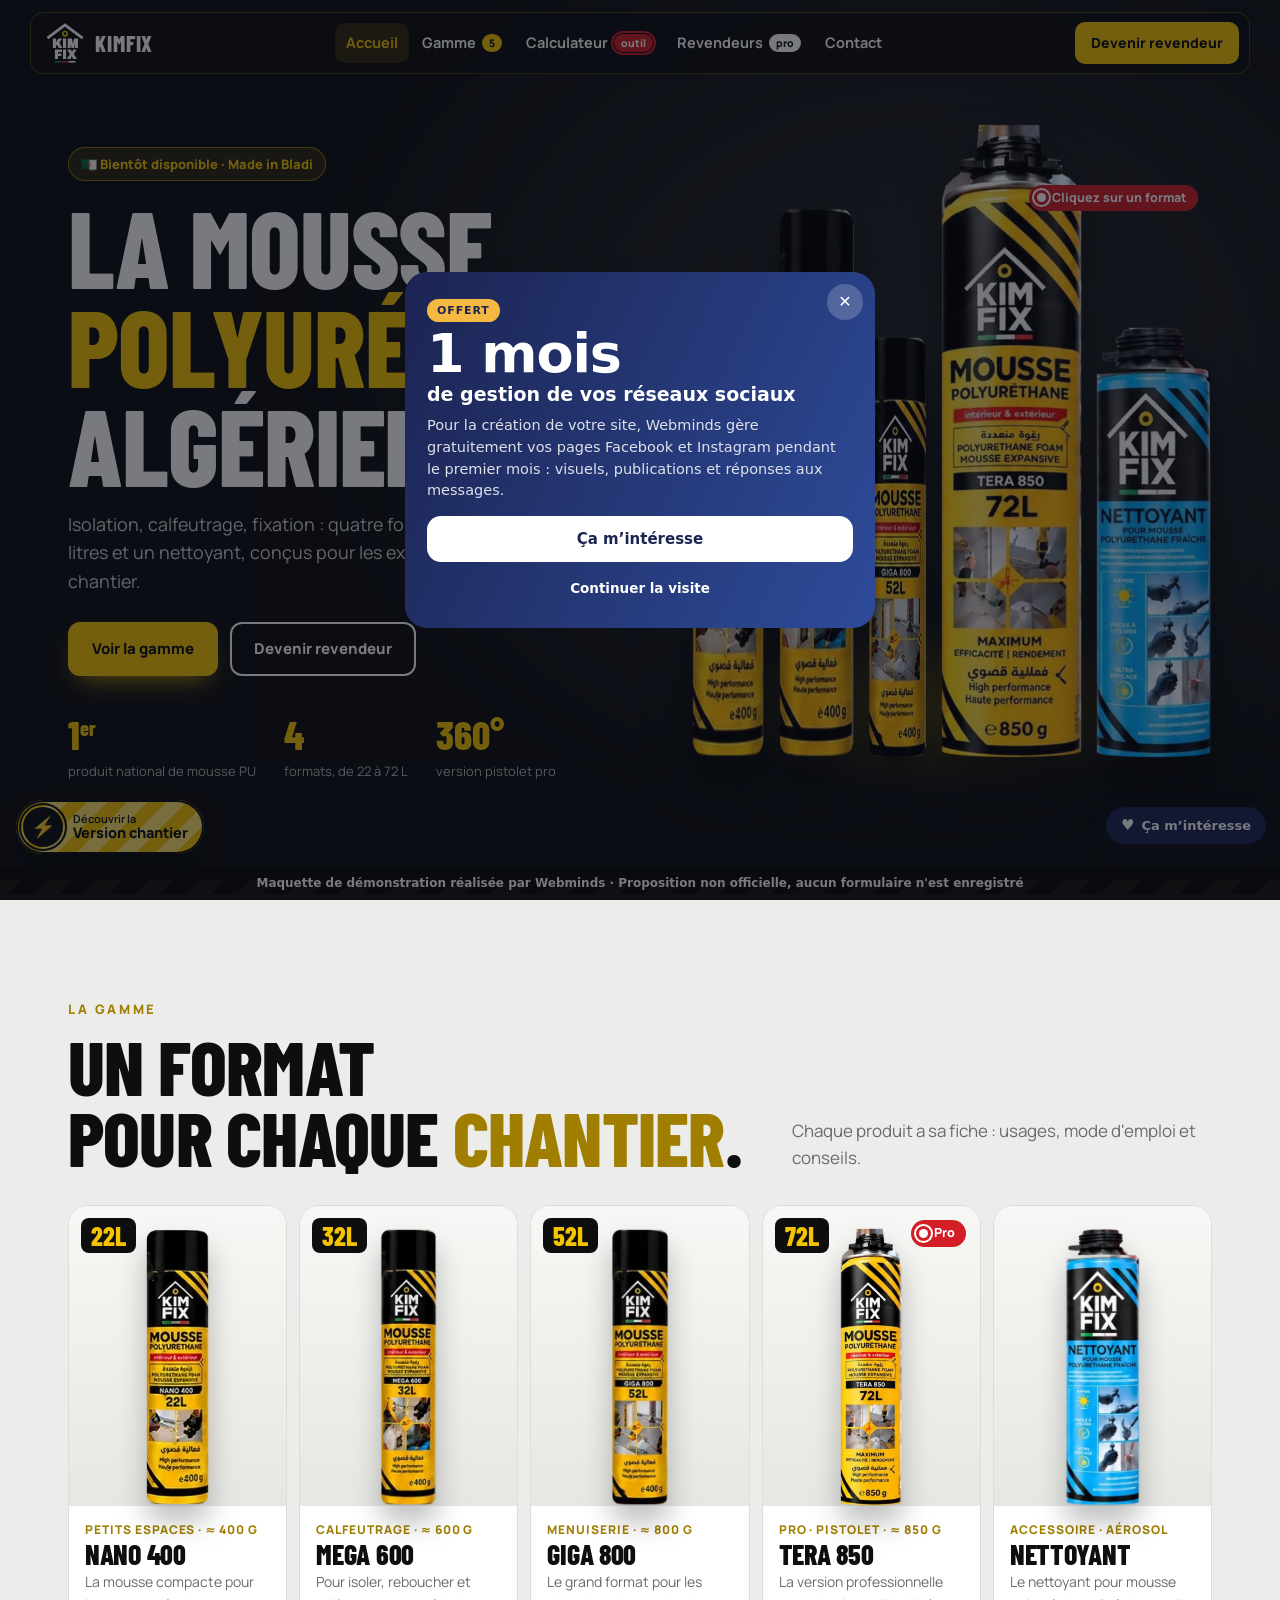
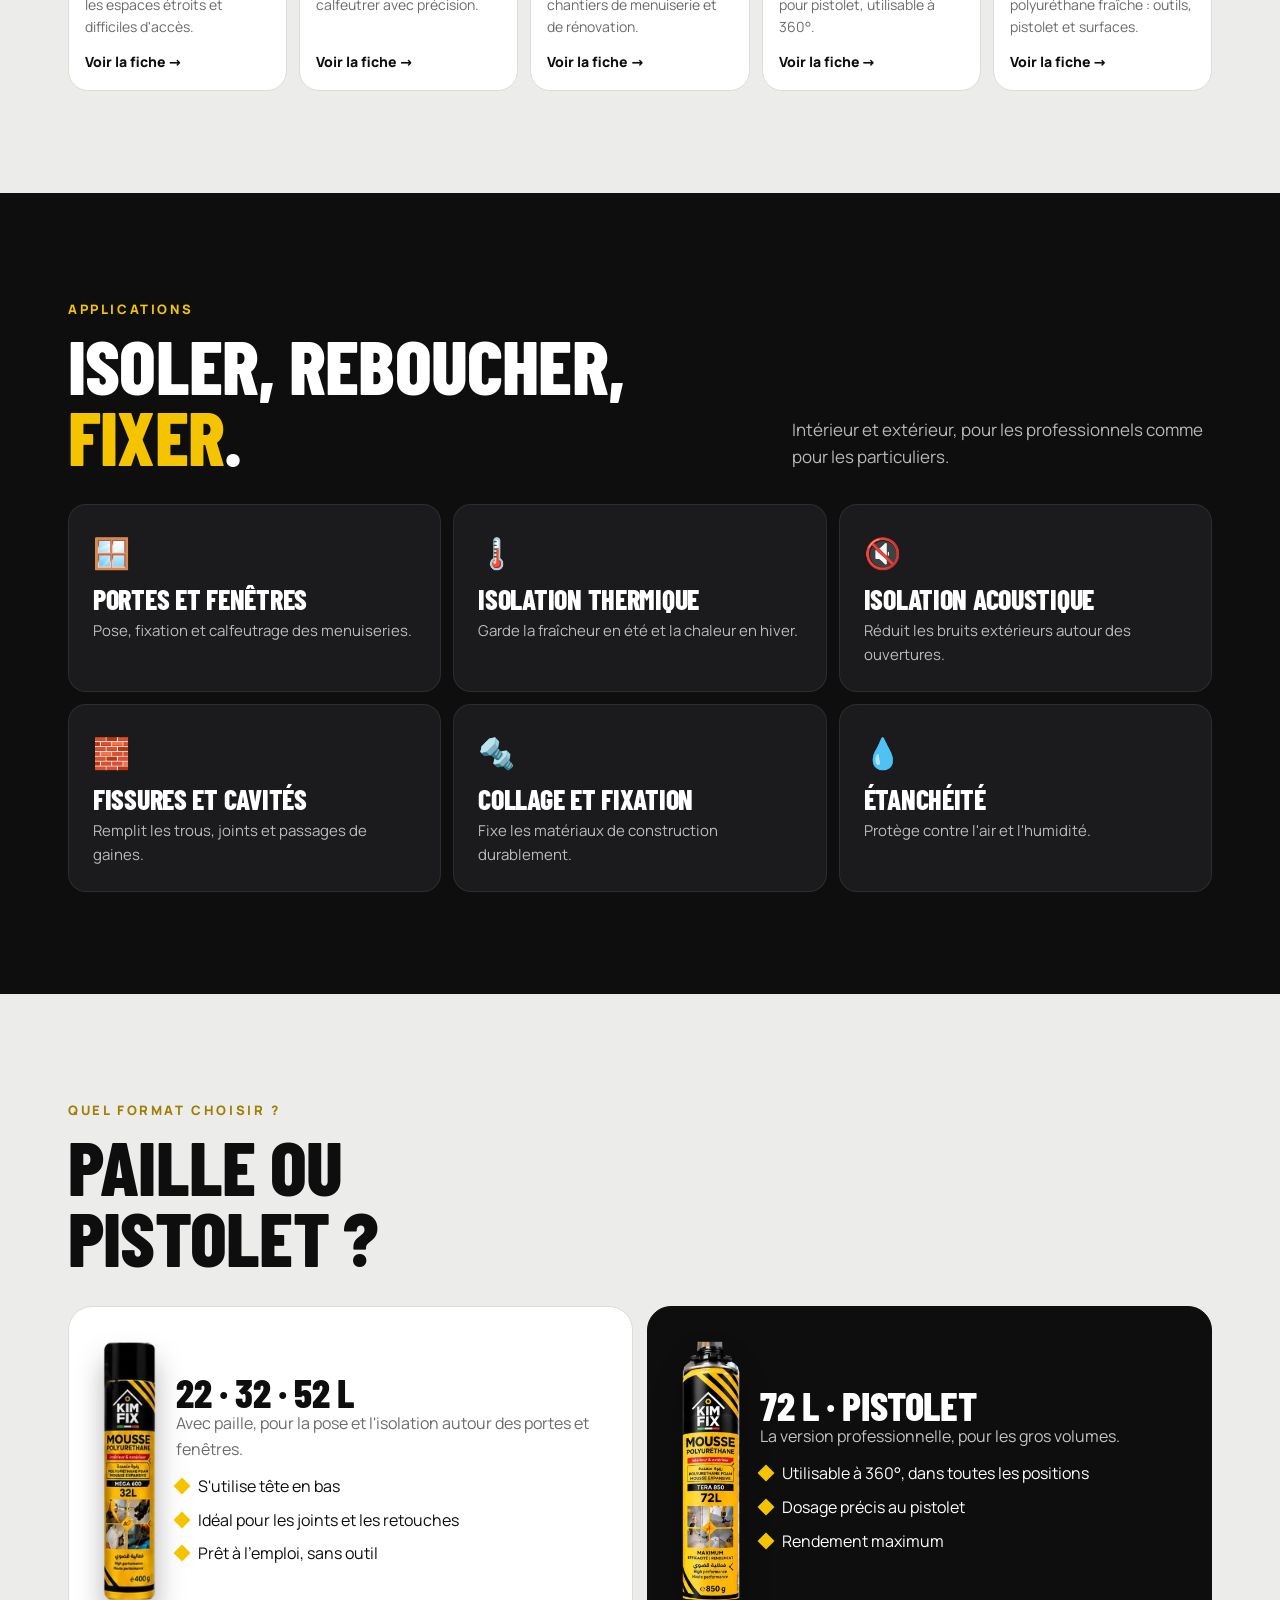
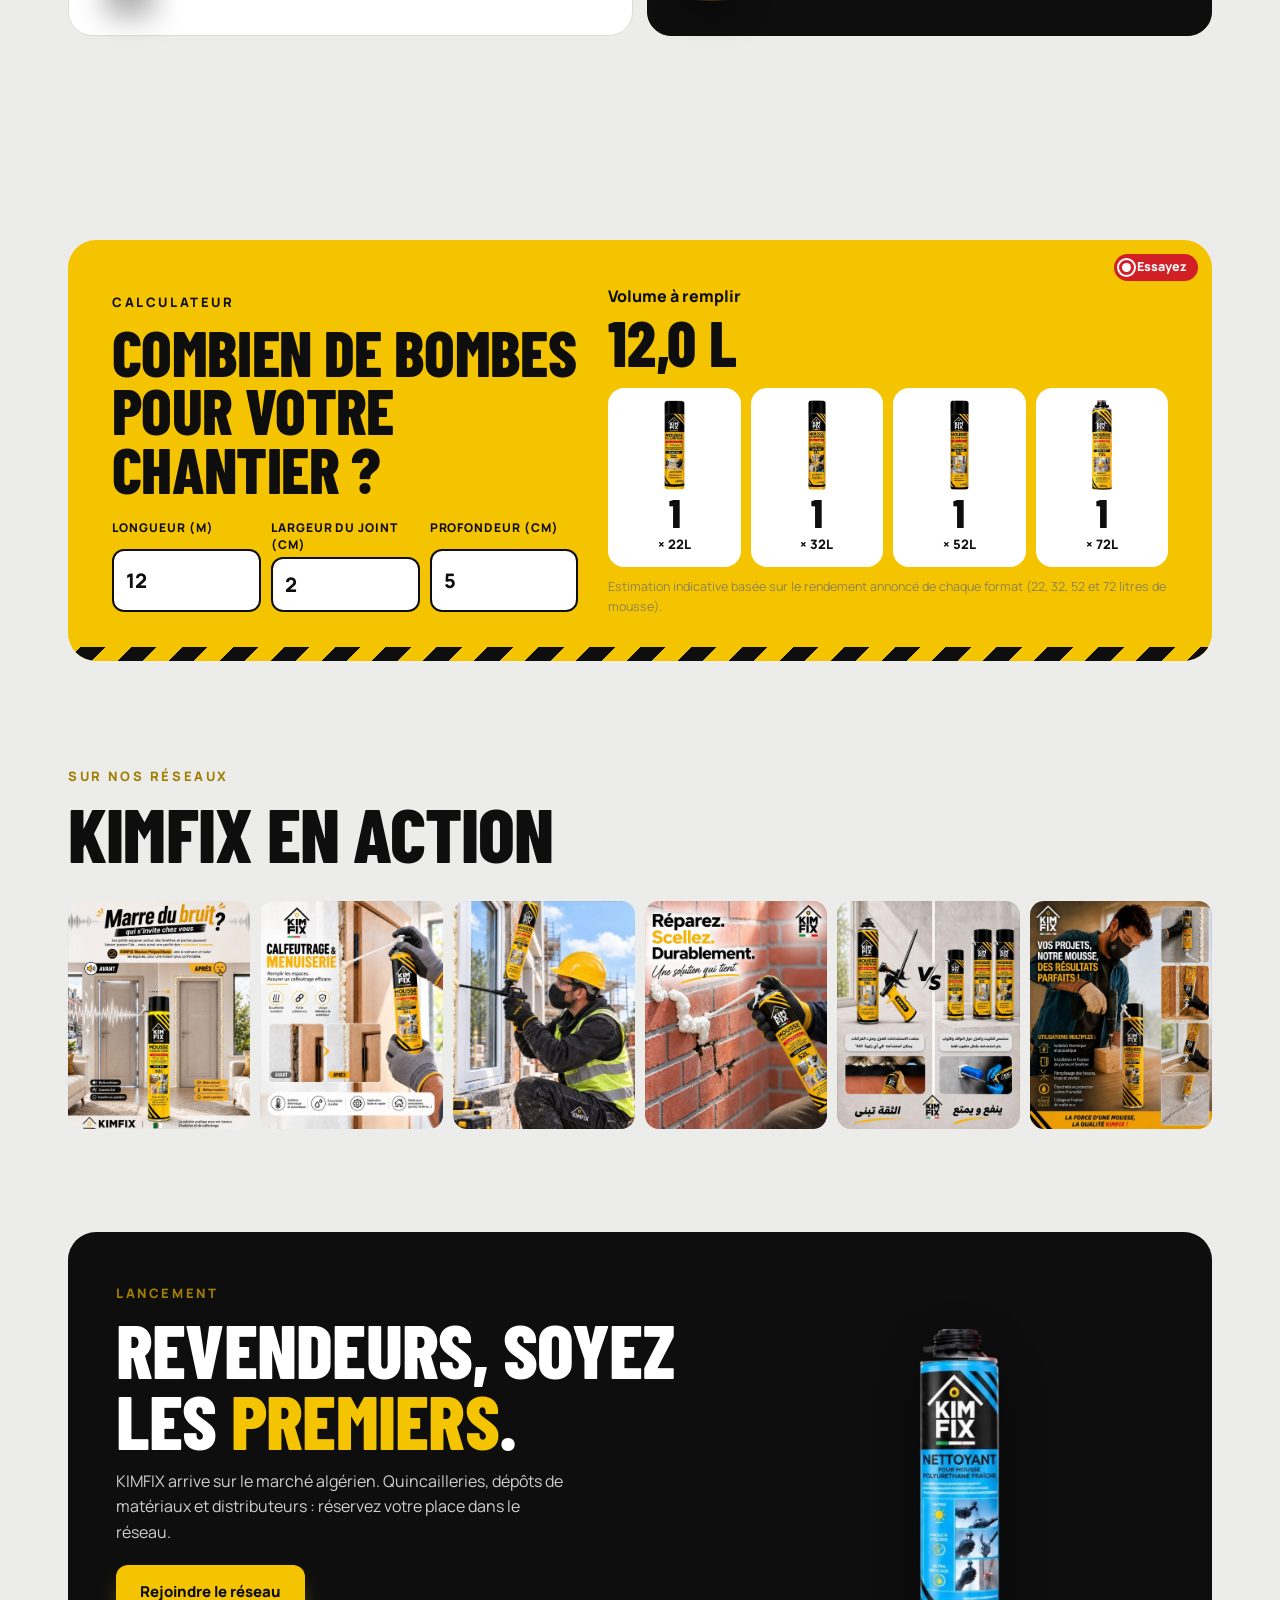
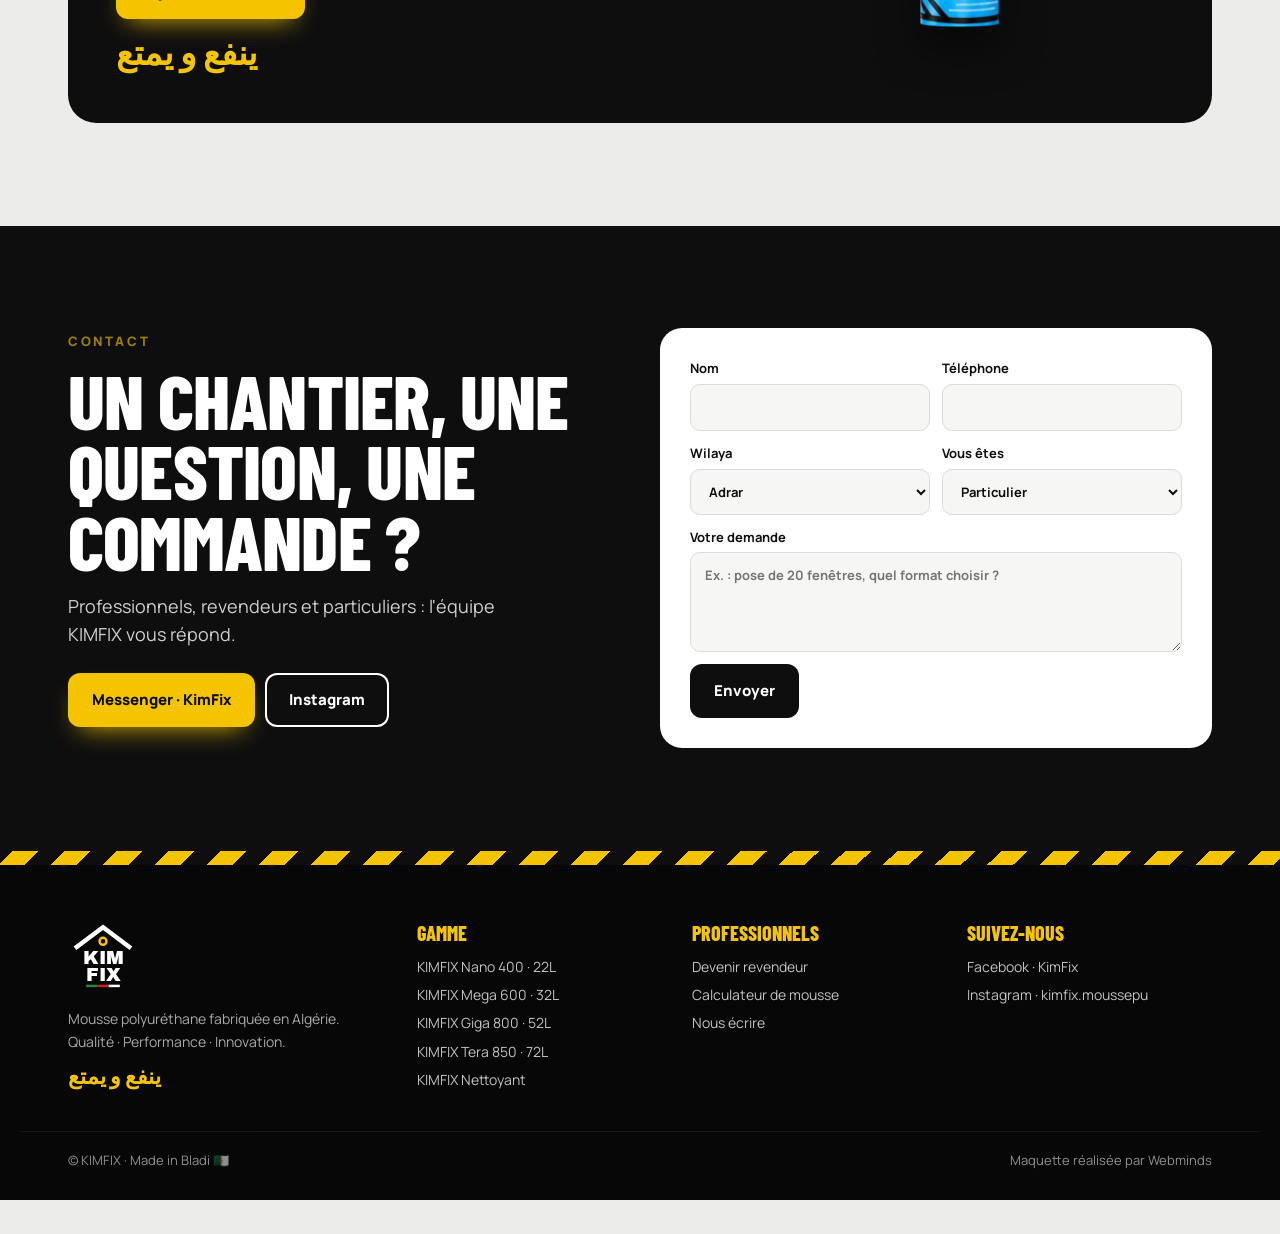
<file: index.html>
<!DOCTYPE html><html lang="fr"><head>
<meta charset="utf-8"><meta name="viewport" content="width=device-width, initial-scale=1, viewport-fit=cover"><meta name="robots" content="noindex, nofollow"><meta name="theme-color" content="#0e0e0f">
<link rel="stylesheet" href="style.css"><link rel="icon" href="img/logo.svg">
<title>KIMFIX — Mousse polyuréthane fabriquée en Algérie</title>
<meta name="description" content="KIMFIX, mousse polyuréthane Made in Algeria : 22L, 32L, 52L, 72L et nettoyant. Isolation, calfeutrage, fixation.">
</head><body data-v="corp">
<div id="hdr"></div><main>
<section class="hero"><div class="wrap in">
 <div><span class="badge">🇩🇿 Bientôt disponible · Made in Bladi</span>
  <h1>La mousse <span>polyuréthane</span> algérienne.</h1>
  <p class="lead">Isolation, calfeutrage, fixation : quatre formats de 22 à 72 litres et un nettoyant, conçus pour les exigences du chantier.</p>
  <div style="display:flex;gap:12px;flex-wrap:wrap"><a class="btn y" href="#gamme">Voir la gamme</a><a class="btn o" href="revendeurs.html">Devenir revendeur</a></div>
  <div class="facts"><div><b>1<sup style="font-size:.5em">er</sup></b><span>produit national de mousse PU</span></div><div><b>4</b><span>formats, de 22 à 72 L</span></div><div><b>360°</b><span>version pistolet pro</span></div></div></div>
 <div class="cans" id="cans"><span class="glow"></span><span class="tap tr"><i></i>Cliquez sur un format</span></div>
</div><div class="stripe"></div></section>

<section id="gamme"><div class="wrap"><div class="shead"><div><span class="kick">La gamme</span><h2 style="margin-top:8px">Un format<br>pour chaque <em style="color:#a07f00">chantier</em>.</h2></div><p>Chaque produit a sa fiche : usages, mode d'emploi et conseils.</p></div>
 <div class="range" id="range"></div></div></section>

<section class="dark"><div class="wrap"><div class="shead"><div><span class="kick">Applications</span><h2 style="margin-top:8px">Isoler, reboucher,<br><em>fixer</em>.</h2></div><p>Intérieur et extérieur, pour les professionnels comme pour les particuliers.</p></div>
 <div class="uses" id="uses"></div></div></section>

<section><div class="wrap"><div class="shead"><div><span class="kick">Quel format choisir ?</span><h2 style="margin-top:8px">Paille ou<br>pistolet ?</h2></div></div>
 <div class="versus">
  <div class="vcard rv"><img src="img/c32.webp" alt="KIMFIX 32L"><div><h3>22 · 32 · 52 L</h3><p style="color:var(--mut)">Avec paille, pour la pose et l'isolation autour des portes et fenêtres.</p><ul><li>S'utilise tête en bas</li><li>Idéal pour les joints et les retouches</li><li>Prêt à l'emploi, sans outil</li></ul></div></div>
  <div class="vcard pro rv"><img src="img/c72.webp" alt="KIMFIX 72L"><div><h3>72 L · Pistolet</h3><p style="opacity:.75">La version professionnelle, pour les gros volumes.</p><ul><li>Utilisable à 360°, dans toutes les positions</li><li>Dosage précis au pistolet</li><li>Rendement maximum</li></ul></div></div>
 </div></div></section>
<section id="calcul"><div class="wrap"><div class="calc rv"><span class="tap tr"><i></i>Essayez</span>
 <div><span class="kick" style="color:#0e0e0f">Calculateur</span><h2 style="margin-top:8px">Combien de bombes pour votre chantier ?</h2>
  <div class="f3"><label>Longueur (m)<input id="cl" type="number" min="0" step="0.5" value="12"></label><label>Largeur du joint (cm)<input id="cw2" type="number" min="0" step="0.5" value="2"></label><label>Profondeur (cm)<input id="cd" type="number" min="0" step="0.5" value="5"></label></div></div>
 <div><span style="font-weight:800">Volume à remplir</span><div class="vol" id="cv">0 L</div><div class="cres" id="cres"></div>
  <p class="note">Estimation indicative basée sur le rendement annoncé de chaque format (22, 32, 52 et 72 litres de mousse).</p></div>
</div></div></section>
<section style="padding-top:0"><div class="wrap"><div class="shead"><div><span class="kick">Sur nos réseaux</span><h2 style="margin-top:8px">KIMFIX en action</h2></div></div><div class="gal" id="gal"></div></div></section>
<section style="padding-top:0"><div class="wrap"><div class="launch rv"><div><span class="kick">Lancement</span><h2 style="margin-top:8px">Revendeurs, soyez<br>les <span>premiers</span>.</h2><p style="opacity:.8;margin:14px 0 20px;max-width:460px">KIMFIX arrive sur le marché algérien. Quincailleries, dépôts de matériaux et distributeurs : réservez votre place dans le réseau.</p><a class="btn y" href="revendeurs.html">Rejoindre le réseau</a><div class="ar">ينفع و يمتع</div></div><img src="img/cnet.webp" alt="" style="height:300px;width:auto;justify-self:center;filter:drop-shadow(0 20px 20px rgba(0,0,0,.5))"></div></div></section>
<section class="contact" id="contact"><div class="wrap cg">
 <div><span class="kick">Contact</span><h2 style="margin-top:10px">Un chantier, une question, une commande&nbsp;?</h2>
  <p style="opacity:.8;font-size:18px;margin:16px 0 24px;max-width:440px">Professionnels, revendeurs et particuliers : l'équipe KIMFIX vous répond.</p>
  <div style="display:flex;gap:10px;flex-wrap:wrap"><a class="btn y" id="fbl" target="_blank" rel="noopener">Messenger · KimFix</a><a class="btn o" id="igl" target="_blank" rel="noopener">Instagram</a></div></div>
 <form class="f" id="cform"><label>Nom<input required></label><label>Téléphone<input type="tel" required></label>
  <label>Wilaya<select id="cw"></select></label><label>Vous êtes<select><option>Particulier</option><option>Artisan / applicateur</option><option>Entreprise du bâtiment</option><option>Revendeur / quincaillerie</option></select></label>
  <label class="full">Votre demande<textarea placeholder="Ex. : pose de 20 fenêtres, quel format choisir ?"></textarea></label><button class="btn k" type="submit">Envoyer</button></form>
</div></section>
</main><div id="ftr"></div>
<script src="data.js"></script><script src="core.js"></script>
<script>
document.getElementById('cans').insertAdjacentHTML('beforeend',ORDER.map(k=>'<a href="produit.html?p='+k+'" aria-label="'+P[k].name+'"><img src="'+P[k].img+'" alt="'+P[k].name+'"></a>').join(''));
document.getElementById('range').innerHTML=ORDER.map((k,i)=>{const p=P[k];return '<a class="pc" href="produit.html?p='+k+'">'+(p.vol?'<span class="vb">'+p.vol+'L</span>':'')+(i===3?'<span class="tap tr"><i></i>Pro</span>':'')+'<div class="vis"><img src="'+p.img+'" alt="'+p.name+'" loading="lazy"></div><div class="tx"><small>'+p.tag+' · '+p.fmt+'</small><h3>'+p.name.replace('KIMFIX ','')+'</h3><p>'+p.short+'</p><span class="go">Voir la fiche →</span></div></a>'}).join('');
document.getElementById('uses').innerHTML=USES.map(u=>'<div class="use rv"><div class="e">'+u[0]+'</div><h3>'+u[1]+'</h3><p>'+u[2]+'</p></div>').join('');
document.getElementById('gal').innerHTML=['bruit','calfeutrage','chantier','reparez','vs','projets'].map(k=>'<a href="#gamme"><img src="img/camp-'+k+'.jpg" alt="Publication KIMFIX" loading="lazy"></a>').join('');
document.getElementById('fbl').href=FB;document.getElementById('igl').href=IG;document.getElementById('cw').innerHTML=WILAYAS.map(w=>'<option>'+w+'</option>').join('');document.getElementById('cform').onsubmit=e=>{e.preventDefault();okForm(e.target,'Message envoyé !')};calcInit(document.getElementById('calcul'));
reveal();
</script><script data-wml>(function(){if(window.__wmL)return;window.__wmL=1;
var C={"p": "KIMFIX", "mail": null, "wa": "213797372452", "v": [["/", "Version corporate", "Claire et rassurante"], ["/moderne.html", "Version moderne", "Immersive et animée"]]};
function ready(f){document.readyState==='loading'?document.addEventListener('DOMContentLoaded',f):f()}
ready(function(){
var css='.wmL-b{position:fixed;right:14px;bottom:calc(56px + env(safe-area-inset-bottom));z-index:2147483000;border:0;border-radius:999px;background:#1C2452;color:#fff;font:700 13px/1 system-ui,-apple-system,Segoe UI,Roboto,sans-serif;padding:11px 15px;box-shadow:0 6px 22px rgba(20,30,60,.35);cursor:pointer;display:flex;align-items:center;gap:7px}'
+'@media(max-width:520px){.wmL-b{bottom:calc(112px + env(safe-area-inset-bottom));font-size:12.5px;padding:10px 13px}}'
+'.wmL-m{position:fixed;inset:0;z-index:2147483001;background:rgba(10,14,25,.55);display:none;align-items:flex-end;justify-content:center;font-family:system-ui,-apple-system,Segoe UI,Roboto,sans-serif}.wmL-m.on{display:flex}@media(min-width:700px){.wmL-m{align-items:center;padding:20px}}'
+'.wmL-x{box-sizing:border-box;position:relative;background:#fff;color:#1C2452;width:100%;max-width:470px;max-height:92vh;overflow:auto;border-radius:22px 22px 0 0;padding:24px 22px calc(22px + env(safe-area-inset-bottom));text-align:left}@media(min-width:700px){.wmL-x{border-radius:22px}}'
+'.wmL-x *{box-sizing:border-box}.wmL-c{position:absolute;top:12px;right:12px;width:36px;height:36px;border:0;border-radius:50%;background:#F0F2F1;font-size:16px;cursor:pointer;color:#1C2452}'
+'.wmL-x h3{font:800 26px/1.1 system-ui,-apple-system,sans-serif;margin:4px 40px 10px 0;color:inherit}.wmL-x p{margin:0 0 14px;line-height:1.5;font-size:14.5px;opacity:.85}'
+'.wmL-o{background:linear-gradient(115deg,#1C2452,#2E4B9A);color:#fff}.wmL-o .wmL-c{background:rgba(255,255,255,.2);color:#fff}.wmL-big{font:900 54px/.95 system-ui,-apple-system,sans-serif;letter-spacing:-.02em;margin:6px 0 2px}.wmL-big small{display:block;font-size:19px;font-weight:700;letter-spacing:0;margin-top:6px}'
+'.wmL-tag{display:inline-block;background:#F5B841;color:#1C2452;font:800 11px system-ui,sans-serif;letter-spacing:.08em;border-radius:999px;padding:5px 10px}'
+'.wmL-btn{display:flex;align-items:center;justify-content:center;width:100%;border:0;border-radius:14px;padding:14px;font:800 15px system-ui,-apple-system,sans-serif;cursor:pointer;margin-top:8px}.wmL-w{background:#fff;color:#1C2452}.wmL-g{background:#1FAF55;color:#fff}.wmL-n{background:#1C2452;color:#fff}.wmL-l{background:transparent;color:inherit;font-weight:600;font-size:13.5px;padding:10px}'
+'.wmL-s{font:700 11.5px system-ui,sans-serif;text-transform:uppercase;letter-spacing:.06em;opacity:.6;margin:12px 0 8px}.wmL-ch{display:grid;gap:8px}.wmL-ch label{display:flex;align-items:center;gap:10px;border:1.5px solid #E2E6E3;border-radius:12px;padding:11px 12px;cursor:pointer;font-size:14px;font-weight:600}.wmL-ch label small{display:block;font-weight:500;opacity:.65;font-size:12px}.wmL-ch input{width:18px;height:18px;flex:none;accent-color:#1FAF55}'
+'.wmL-f{display:grid;gap:8px;margin:12px 0 6px}.wmL-f input{border:1.5px solid #E2E6E3;border-radius:12px;padding:12px;font:500 16px system-ui,sans-serif;color:#1C2452;background:#fff;-webkit-user-select:text!important;user-select:text!important;width:100%}'
+'.wmL-ok{text-align:center}.wmL-ok i{display:grid;place-items:center;width:64px;height:64px;margin:6px auto 12px;border-radius:50%;background:#E8F7EE;color:#1FAF55;font-style:normal;font-size:30px}';
var st=document.createElement('style');st.textContent=css;document.head.appendChild(st);
function ss(k,v){try{if(v===undefined)return sessionStorage.getItem(k);sessionStorage.setItem(k,v)}catch(e){}}
var p=location.pathname,cur=0;C.v.forEach(function(v,i){if(v[0]!=='/'&&p.indexOf(v[0])===0)cur=i});
var off=document.createElement('div');off.className='wmL-m';off.innerHTML='<div class="wmL-x wmL-o" role="dialog" aria-modal="true"><button class="wmL-c" type="button" aria-label="Fermer">✕</button><span class="wmL-tag">OFFERT</span><div class="wmL-big">1 mois<small>de gestion de vos réseaux sociaux</small></div><p style="margin-top:12px">Pour la création de votre site, Webminds gère gratuitement vos pages Facebook et Instagram pendant le premier mois : visuels, publications et réponses aux messages.</p><button class="wmL-btn wmL-w" type="button" data-i>Ça m’intéresse</button><button class="wmL-btn wmL-l" type="button" data-c>Continuer la visite</button></div>';
var ch='';C.v.forEach(function(v,i){ch+='<label><input type="radio" name="wmLv" value="'+v[1]+'"'+(i===cur?' checked':'')+'><span>'+v[1]+(v[2]?'<small>'+v[2]+'</small>':'')+'</span></label>'});
var it=document.createElement('div');it.className='wmL-m';it.innerHTML='<div class="wmL-x" role="dialog" aria-modal="true"><button class="wmL-c" type="button" aria-label="Fermer">✕</button><div data-s1><h3>Cette maquette vous plaît ?</h3><p>Choisissez la version qui vous intéresse : Webminds vous recontacte pour vous la présenter.</p>'+(C.v.length>1?'<div class="wmL-s">La version préférée</div><div class="wmL-ch">'+ch+'</div>':'')+'<div class="wmL-s">En plus</div><div class="wmL-ch"><label><input type="checkbox" value="Gestion des réseaux sociaux (1 mois offert)"><span>Réseaux sociaux<small>1 mois de gestion offert avec le site</small></span></label></div><div class="wmL-f"><input name="n" placeholder="Votre nom" autocomplete="name"><input name="t" type="tel" inputmode="tel" placeholder="Votre téléphone (facultatif)" autocomplete="tel"></div><button class="wmL-btn wmL-g" type="button" data-w>Envoyer sur WhatsApp</button>'+(C.mail?'<button class="wmL-btn wmL-l" type="button" data-e>Envoyer par e-mail</button>':'')+'</div><div class="wmL-ok" data-s2 hidden><i>✓</i><h3 style="margin:0 0 8px">Merci !</h3><p>Votre choix a bien été transmis à Webminds. Nous vous recontactons très vite.</p><button class="wmL-btn wmL-n" type="button" data-c>Continuer la visite</button></div></div>';
document.body.appendChild(off);document.body.appendChild(it);
var b=document.createElement('button');b.type='button';b.className='wmL-b';b.innerHTML='<b style="font-size:15px">♥</b>Ça m’intéresse';document.body.appendChild(b);
function op(m){off.classList.remove('on');it.classList.remove('on');m.classList.add('on')}
[off,it].forEach(function(m){m.addEventListener('click',function(e){if(e.target===m||e.target.closest('.wmL-c')||e.target.closest('[data-c]'))m.classList.remove('on')})});
b.onclick=function(){op(it)};off.querySelector('[data-i]').onclick=function(){op(it)};
function msg(){var v=(it.querySelector('input[name=wmLv]:checked')||{}).value||C.v[cur][1],x=[].map.call(it.querySelectorAll('input[type=checkbox]:checked'),function(c){return c.value}),n=it.querySelector('[name=n]').value.trim(),t=it.querySelector('[name=t]').value.trim();
 return{v:v,x:x,n:n,t:t,txt:'Bonjour Webminds, la maquette '+C.p+' m’intéresse.\nVersion préférée : '+v+(x.length?'\nEn plus : '+x.join(', '):'')+(n?'\nNom : '+n:'')+(t?'\nTéléphone : '+t:'')+'\nLien : '+location.origin+C.v[cur][0]}}
function mail(m){if(!C.mail)return;try{fetch('https://formsubmit.co/ajax/'+C.mail,{method:'POST',keepalive:true,headers:{'Content-Type':'application/json','Accept':'application/json'},body:JSON.stringify({_subject:'Maquette '+C.p+' : intéressé ('+m.v+')',Prospect:C.p,Version:m.v,Options:m.x.join(', ')||'-',Nom:m.n||'-',Telephone:m.t||'-',Lien:location.origin+C.v[cur][0],_template:'table',_captcha:'false'})}).catch(function(){})}catch(e){}}
function done(){it.querySelector('[data-s1]').hidden=true;it.querySelector('[data-s2]').hidden=false;ss('wmL-sent','1')}
it.querySelector('[data-w]').onclick=function(){var m=msg();mail(m);done();location.href='https://wa.me/'+C.wa+'?text='+encodeURIComponent(m.txt)};
var e=it.querySelector('[data-e]');if(e)e.onclick=function(){mail(msg());done()};
var sh=ss('wmL-off');addEventListener('scroll',function(){var r=(scrollY+innerHeight)/document.documentElement.scrollHeight;
 if(!sh&&scrollY>500&&r>.3){sh=1;ss('wmL-off','1');op(off)}
 if(!ss('wmL-it')&&!ss('wmL-sent')&&sh&&r>.92&&!off.classList.contains('on')){ss('wmL-it','1');op(it)}},{passive:true});
});})();
</script></body></html>
</file>
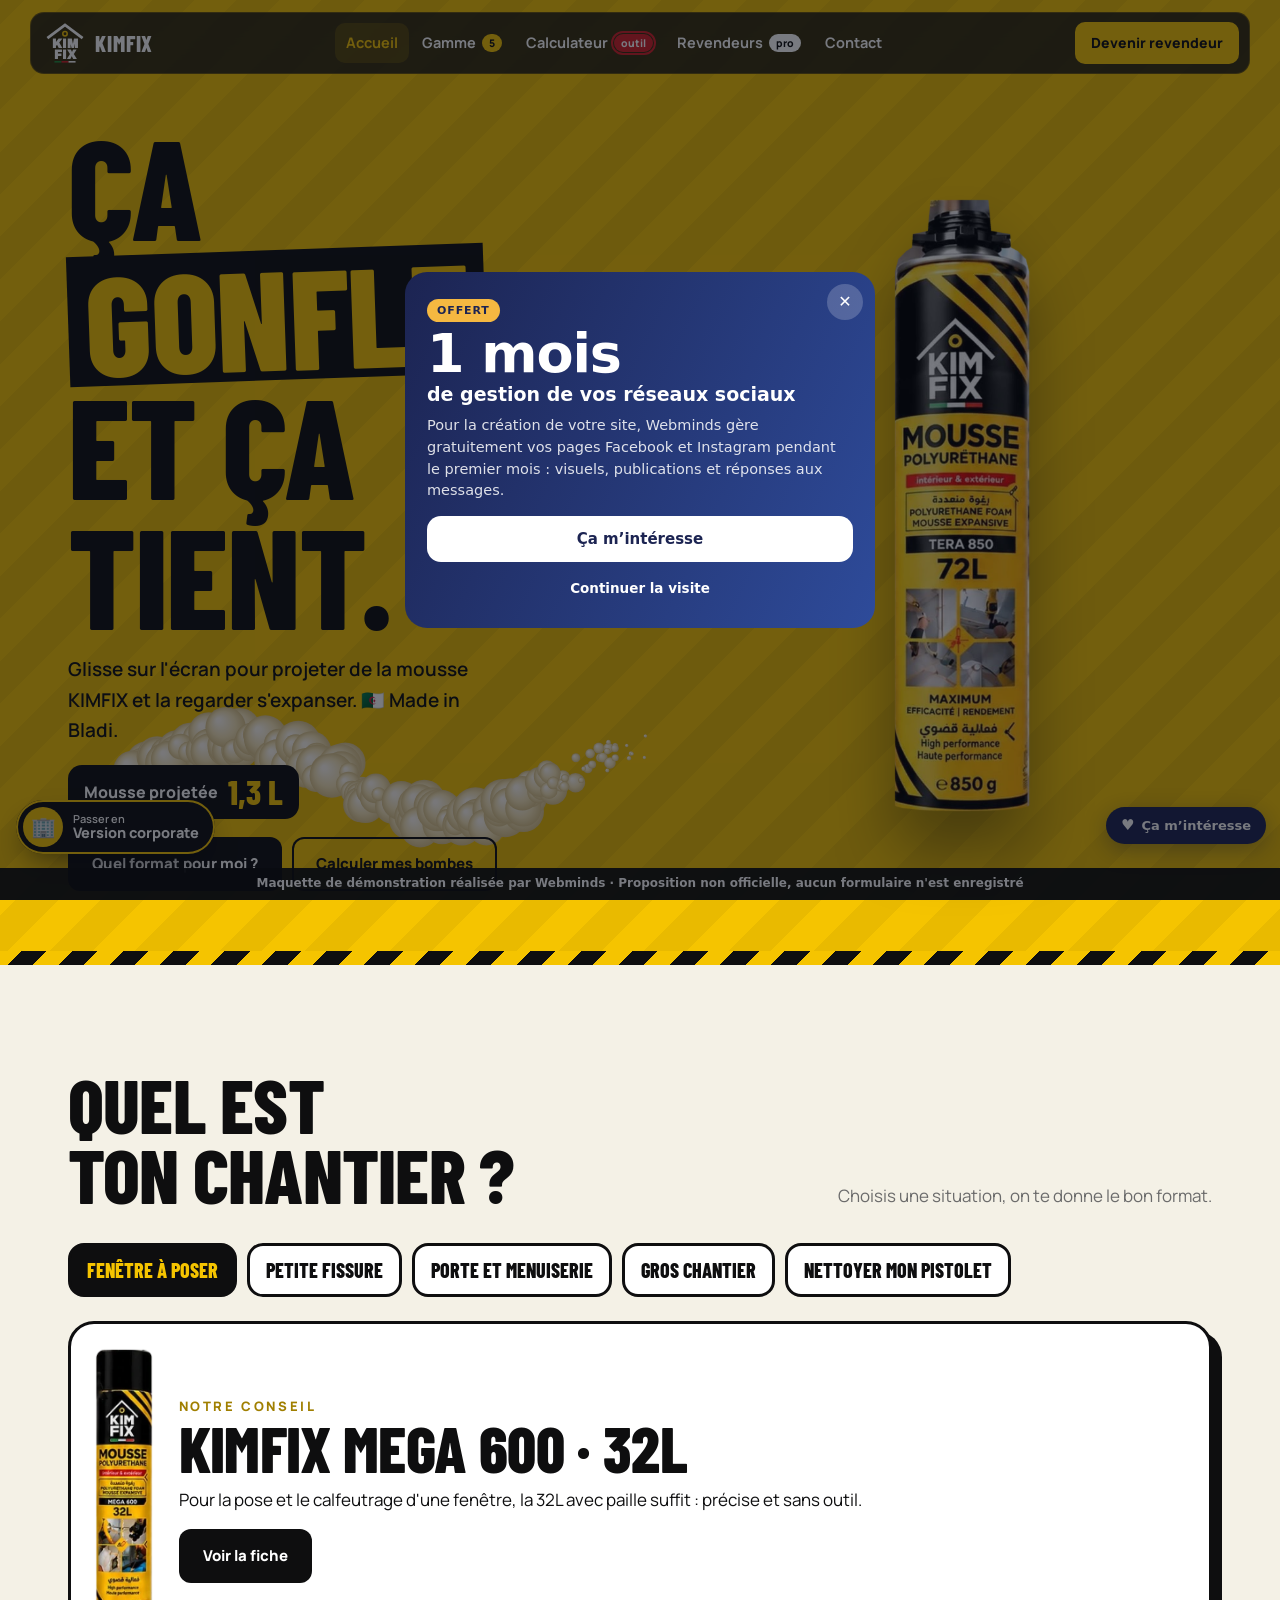
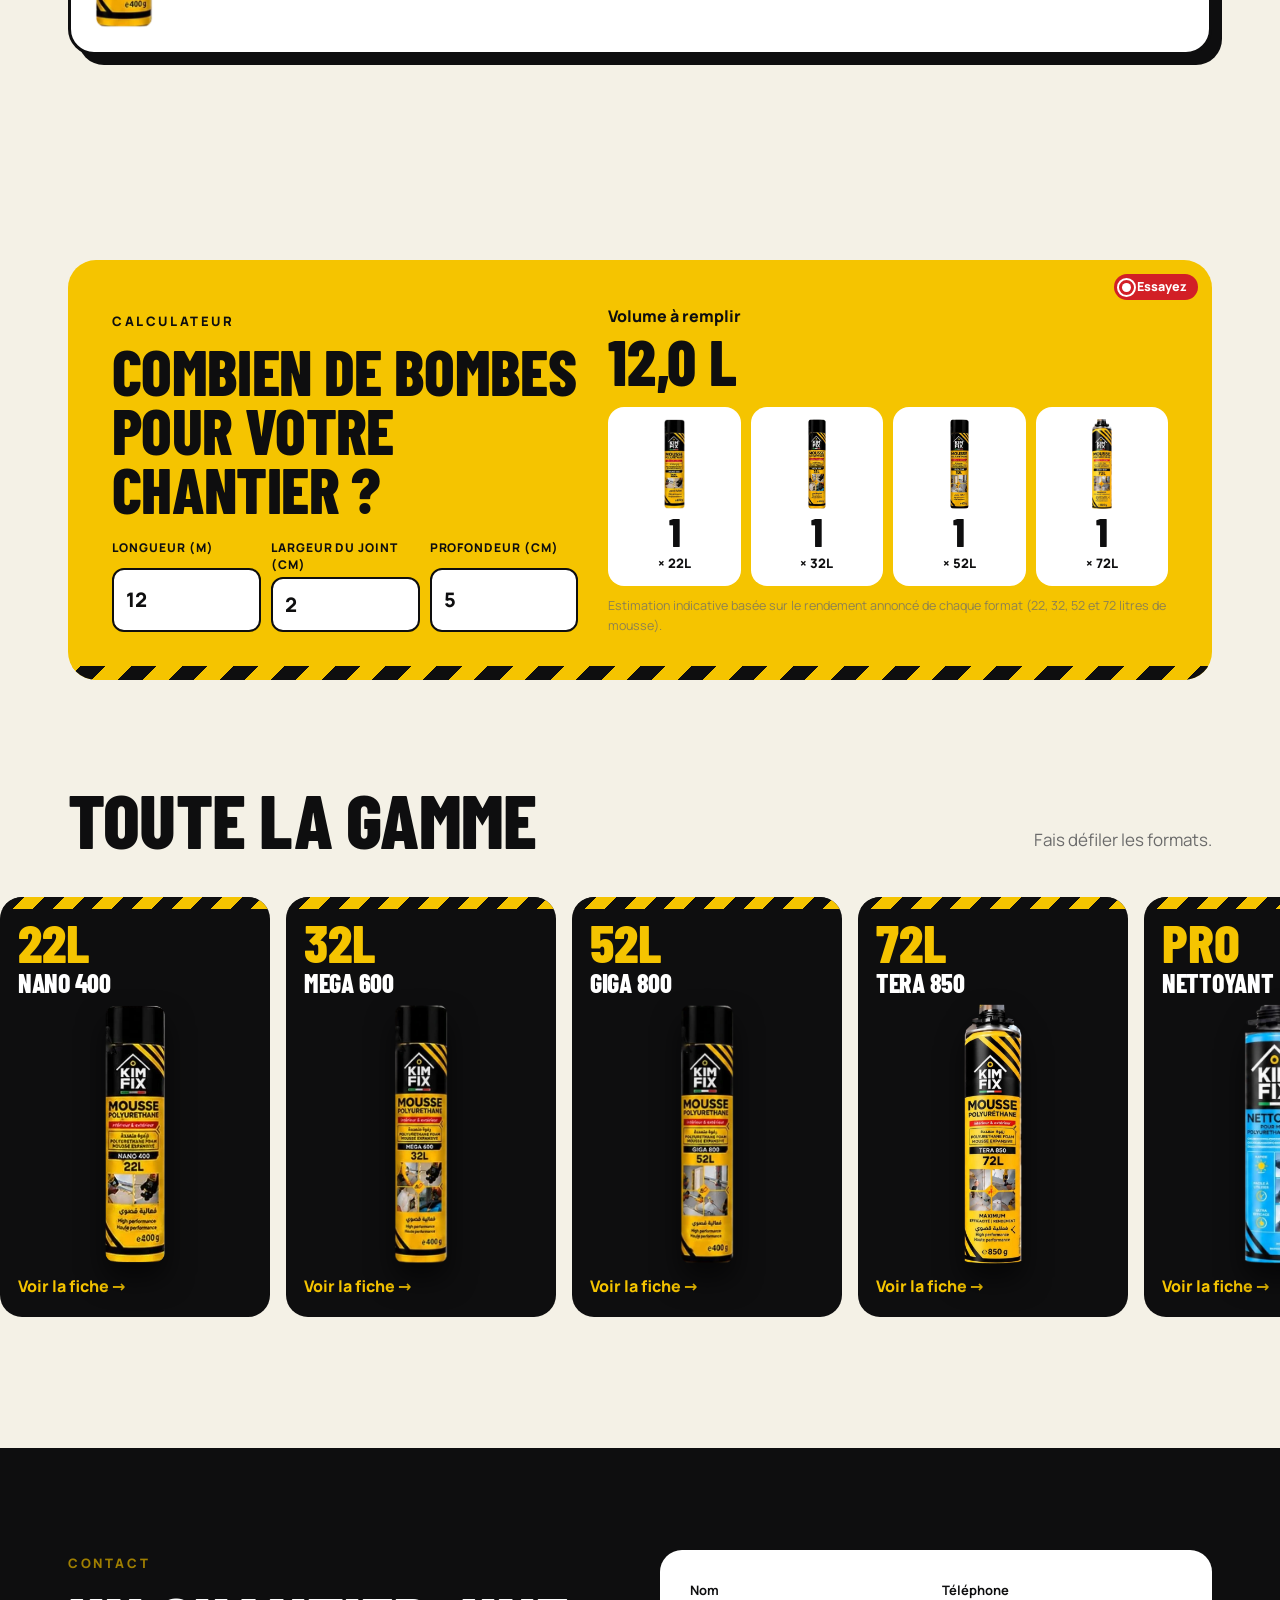
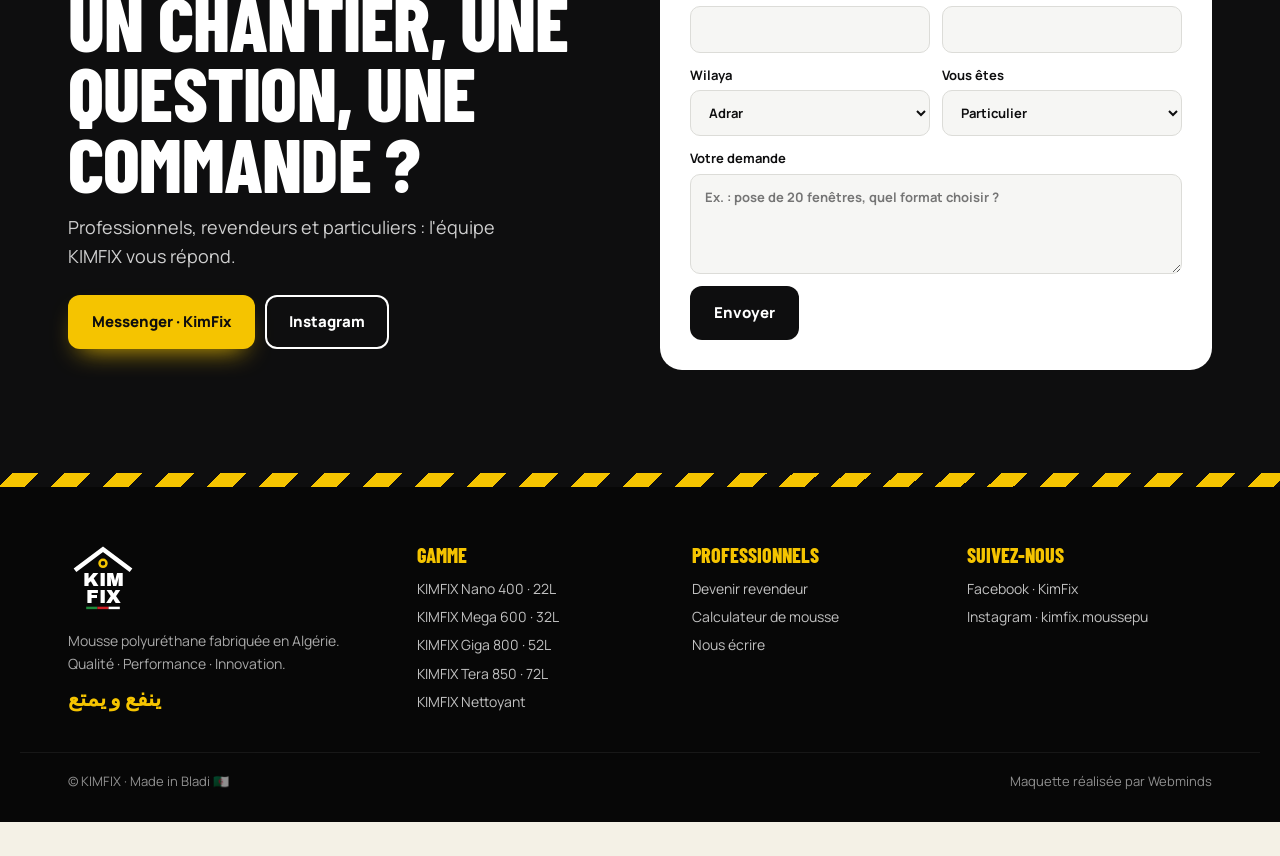
<file: moderne.html>
<!DOCTYPE html><html lang="fr"><head>
<meta charset="utf-8"><meta name="viewport" content="width=device-width, initial-scale=1, viewport-fit=cover"><meta name="robots" content="noindex, nofollow"><meta name="theme-color" content="#0e0e0f">
<link rel="stylesheet" href="style.css"><link rel="icon" href="img/logo.svg">
<title>KIMFIX — Version chantier</title>
</head><body data-v="mod">
<div id="hdr"></div><main>
<section class="mh" id="mh"><canvas id="cv" aria-label="Zone où l'on projette de la mousse"></canvas>
 <div class="wrap in"><div>
  <h1>Ça<br><span>gonfle</span><br>et ça tient.</h1>
  <p class="lead">Glisse sur l'écran pour projeter de la mousse KIMFIX et la regarder s'expanser. 🇩🇿 Made in Bladi.</p>
  <span class="meter">Mousse projetée <b id="lit">0,0 L</b></span><br>
  <button type="button" class="spr" id="spr">🧯 Activer le pistolet</button>
  <div style="display:flex;gap:10px;flex-wrap:wrap;margin-top:18px"><a class="btn k" href="#chantier">Quel format pour moi ?</a><a class="btn o" href="#calcul">Calculer mes bombes</a></div></div>
  <div class="big"><img src="img/c72.webp" alt="KIMFIX Tera 850 72L"></div></div>
</section>
<div class="stripe"></div>
<section id="chantier"><div class="wrap"><div class="shead"><h2>Quel est<br>ton chantier&nbsp;?</h2><p>Choisis une situation, on te donne le bon format.</p></div>
 <div class="sits" id="sits"></div><div class="reco" id="reco"></div></div></section>
<section id="calcul"><div class="wrap"><div class="calc rv"><span class="tap tr"><i></i>Essayez</span>
 <div><span class="kick" style="color:#0e0e0f">Calculateur</span><h2 style="margin-top:8px">Combien de bombes pour votre chantier ?</h2>
  <div class="f3"><label>Longueur (m)<input id="cl" type="number" min="0" step="0.5" value="12"></label><label>Largeur du joint (cm)<input id="cw2" type="number" min="0" step="0.5" value="2"></label><label>Profondeur (cm)<input id="cd" type="number" min="0" step="0.5" value="5"></label></div></div>
 <div><span style="font-weight:800">Volume à remplir</span><div class="vol" id="cv">0 L</div><div class="cres" id="cres"></div>
  <p class="note">Estimation indicative basée sur le rendement annoncé de chaque format (22, 32, 52 et 72 litres de mousse).</p></div>
</div></div></section>
<section style="padding-top:0"><div class="wrap"><div class="shead"><h2>Toute la gamme</h2><p>Fais défiler les formats.</p></div></div><div class="hz" id="hz"></div></section>
<section class="contact" id="contact"><div class="wrap cg">
 <div><span class="kick">Contact</span><h2 style="margin-top:10px">Un chantier, une question, une commande&nbsp;?</h2>
  <p style="opacity:.8;font-size:18px;margin:16px 0 24px;max-width:440px">Professionnels, revendeurs et particuliers : l'équipe KIMFIX vous répond.</p>
  <div style="display:flex;gap:10px;flex-wrap:wrap"><a class="btn y" id="fbl" target="_blank" rel="noopener">Messenger · KimFix</a><a class="btn o" id="igl" target="_blank" rel="noopener">Instagram</a></div></div>
 <form class="f" id="cform"><label>Nom<input required></label><label>Téléphone<input type="tel" required></label>
  <label>Wilaya<select id="cw"></select></label><label>Vous êtes<select><option>Particulier</option><option>Artisan / applicateur</option><option>Entreprise du bâtiment</option><option>Revendeur / quincaillerie</option></select></label>
  <label class="full">Votre demande<textarea placeholder="Ex. : pose de 20 fenêtres, quel format choisir ?"></textarea></label><button class="btn k" type="submit">Envoyer</button></form>
</div></section>
</main><div id="ftr"></div>
<script src="data.js"></script><script src="core.js"></script>
<script>
// foam spray
const mh=document.getElementById('mh'),cv=document.getElementById('cv'),cx=cv.getContext('2d');let W,H,dpr=Math.min(devicePixelRatio||1,2),blobs=[],down=false,last=null,litres=0;
const base=document.createElement('canvas'),bx=base.getContext('2d');
function size(){const r=mh.getBoundingClientRect();W=r.width;H=r.height;[cv,base].forEach(c=>{c.width=W*dpr;c.height=H*dpr});cx.setTransform(dpr,0,0,dpr,0,0);bx.setTransform(dpr,0,0,dpr,0,0)}size();addEventListener('resize',()=>{if(Math.abs(mh.getBoundingClientRect().width-W)>40)size()});
function drawBlob(c,x,y,r){const g=c.createRadialGradient(x-r*.35,y-r*.35,r*.1,x,y,r);g.addColorStop(0,'#fffaf0');g.addColorStop(.6,'#f3e3b6');g.addColorStop(1,'#d9c38a');c.fillStyle=g;c.beginPath();c.arc(x,y,r,0,7);c.fill()}
function spray(x,y){for(let i=0;i<3;i++)blobs.push({x:x+(Math.random()-.5)*26,y:y+(Math.random()-.5)*26,r:0,R:7+Math.random()*16,t:0});litres+=.02;document.getElementById('lit').textContent=litres.toFixed(1).replace('.',',')+' L'}
const pos=e=>{const r=cv.getBoundingClientRect();return{x:e.clientX-r.left,y:e.clientY-r.top}};
mh.addEventListener('pointerdown',e=>{if(e.target.closest('a,button'))return;if(e.pointerType==='touch'&&!mh.classList.contains('spraying'))return;down=true;last=pos(e);spray(last.x,last.y)});
addEventListener('pointerup',()=>{down=false});
mh.addEventListener('pointermove',e=>{if(!down)return;const p=pos(e),d=Math.hypot(p.x-last.x,p.y-last.y);const n=Math.ceil(d/10);for(let i=1;i<=n;i++)spray(last.x+(p.x-last.x)*i/n,last.y+(p.y-last.y)*i/n);last=p});
document.getElementById('spr').onclick=()=>{const on=mh.classList.toggle('spraying');document.getElementById('spr').textContent=on?'✋ Arrêter et faire défiler':'🧯 Activer le pistolet'};
(function loop(){cx.clearRect(0,0,W,H);cx.drawImage(base,0,0,W,H);blobs=blobs.filter(b=>{b.t+=.035;const k=1-Math.pow(1-Math.min(b.t,1),3);b.r=b.R*k;if(b.t>=1){drawBlob(bx,b.x,b.y,b.R);return false}drawBlob(cx,b.x,b.y,b.r);return true});requestAnimationFrame(loop)})();
(function demo(){let x=W*.1,y=H*.82,i=0;const t=setInterval(()=>{if(i++>70){clearInterval(t);return}spray(x+i*W*.006,y-Math.sin(i/9)*40)},25)})();
// situations
const SIT=[['Fenêtre à poser','c32','Pour la pose et le calfeutrage d\'une fenêtre, la 32L avec paille suffit : précise et sans outil.'],['Petite fissure','c22','Pour un trou ou une fissure ponctuelle, la 22L compacte fait le travail sans gaspillage.'],['Porte et menuiserie','c52','Pour fixer et isoler portes et cadres, la 52L offre une haute expansion et un collage puissant.'],['Gros chantier','c72','Pour de grands volumes et toutes les positions, la 72L au pistolet est la version pro.'],['Nettoyer mon pistolet','net','Le nettoyant enlève la mousse fraîche du pistolet et des surfaces, sans les abîmer.']];
const st=document.getElementById('sits');st.innerHTML=SIT.map((s,i)=>'<button type="button" data-i="'+i+'">'+s[0]+'</button>').join('');
function pick(i){st.querySelectorAll('button').forEach(b=>b.classList.toggle('on',+b.dataset.i===i));const s=SIT[i],p=P[s[1]];document.getElementById('reco').innerHTML='<img src="'+p.img+'" alt="'+p.name+'"><div><span class="kick">Notre conseil</span><h3>'+p.name+(p.vol?' · '+p.vol+'L':'')+'</h3><p>'+s[2]+'</p><a class="btn k" href="produit.html?p='+s[1]+'">Voir la fiche</a></div>'}
st.onclick=e=>{const b=e.target.closest('button');if(b)pick(+b.dataset.i)};pick(0);
document.getElementById('hz').innerHTML=ORDER.map(k=>{const p=P[k];return '<a href="produit.html?p='+k+'"><div><b>'+(p.vol?p.vol+'L':'PRO')+'</b><h3>'+p.name.replace('KIMFIX ','')+'</h3></div><img src="'+p.img+'" alt="" loading="lazy"><span style="font-weight:800;color:var(--y)">Voir la fiche →</span></a>'}).join('');
document.getElementById('fbl').href=FB;document.getElementById('igl').href=IG;document.getElementById('cw').innerHTML=WILAYAS.map(w=>'<option>'+w+'</option>').join('');document.getElementById('cform').onsubmit=e=>{e.preventDefault();okForm(e.target,'Message envoyé !')};calcInit(document.getElementById('calcul'));
reveal();
</script><script data-wml>(function(){if(window.__wmL)return;window.__wmL=1;
var C={"p": "KIMFIX", "mail": null, "wa": "213797372452", "v": [["/", "Version corporate", "Claire et rassurante"], ["/moderne.html", "Version moderne", "Immersive et animée"]]};
function ready(f){document.readyState==='loading'?document.addEventListener('DOMContentLoaded',f):f()}
ready(function(){
var css='.wmL-b{position:fixed;right:14px;bottom:calc(56px + env(safe-area-inset-bottom));z-index:2147483000;border:0;border-radius:999px;background:#1C2452;color:#fff;font:700 13px/1 system-ui,-apple-system,Segoe UI,Roboto,sans-serif;padding:11px 15px;box-shadow:0 6px 22px rgba(20,30,60,.35);cursor:pointer;display:flex;align-items:center;gap:7px}'
+'@media(max-width:520px){.wmL-b{bottom:calc(112px + env(safe-area-inset-bottom));font-size:12.5px;padding:10px 13px}}'
+'.wmL-m{position:fixed;inset:0;z-index:2147483001;background:rgba(10,14,25,.55);display:none;align-items:flex-end;justify-content:center;font-family:system-ui,-apple-system,Segoe UI,Roboto,sans-serif}.wmL-m.on{display:flex}@media(min-width:700px){.wmL-m{align-items:center;padding:20px}}'
+'.wmL-x{box-sizing:border-box;position:relative;background:#fff;color:#1C2452;width:100%;max-width:470px;max-height:92vh;overflow:auto;border-radius:22px 22px 0 0;padding:24px 22px calc(22px + env(safe-area-inset-bottom));text-align:left}@media(min-width:700px){.wmL-x{border-radius:22px}}'
+'.wmL-x *{box-sizing:border-box}.wmL-c{position:absolute;top:12px;right:12px;width:36px;height:36px;border:0;border-radius:50%;background:#F0F2F1;font-size:16px;cursor:pointer;color:#1C2452}'
+'.wmL-x h3{font:800 26px/1.1 system-ui,-apple-system,sans-serif;margin:4px 40px 10px 0;color:inherit}.wmL-x p{margin:0 0 14px;line-height:1.5;font-size:14.5px;opacity:.85}'
+'.wmL-o{background:linear-gradient(115deg,#1C2452,#2E4B9A);color:#fff}.wmL-o .wmL-c{background:rgba(255,255,255,.2);color:#fff}.wmL-big{font:900 54px/.95 system-ui,-apple-system,sans-serif;letter-spacing:-.02em;margin:6px 0 2px}.wmL-big small{display:block;font-size:19px;font-weight:700;letter-spacing:0;margin-top:6px}'
+'.wmL-tag{display:inline-block;background:#F5B841;color:#1C2452;font:800 11px system-ui,sans-serif;letter-spacing:.08em;border-radius:999px;padding:5px 10px}'
+'.wmL-btn{display:flex;align-items:center;justify-content:center;width:100%;border:0;border-radius:14px;padding:14px;font:800 15px system-ui,-apple-system,sans-serif;cursor:pointer;margin-top:8px}.wmL-w{background:#fff;color:#1C2452}.wmL-g{background:#1FAF55;color:#fff}.wmL-n{background:#1C2452;color:#fff}.wmL-l{background:transparent;color:inherit;font-weight:600;font-size:13.5px;padding:10px}'
+'.wmL-s{font:700 11.5px system-ui,sans-serif;text-transform:uppercase;letter-spacing:.06em;opacity:.6;margin:12px 0 8px}.wmL-ch{display:grid;gap:8px}.wmL-ch label{display:flex;align-items:center;gap:10px;border:1.5px solid #E2E6E3;border-radius:12px;padding:11px 12px;cursor:pointer;font-size:14px;font-weight:600}.wmL-ch label small{display:block;font-weight:500;opacity:.65;font-size:12px}.wmL-ch input{width:18px;height:18px;flex:none;accent-color:#1FAF55}'
+'.wmL-f{display:grid;gap:8px;margin:12px 0 6px}.wmL-f input{border:1.5px solid #E2E6E3;border-radius:12px;padding:12px;font:500 16px system-ui,sans-serif;color:#1C2452;background:#fff;-webkit-user-select:text!important;user-select:text!important;width:100%}'
+'.wmL-ok{text-align:center}.wmL-ok i{display:grid;place-items:center;width:64px;height:64px;margin:6px auto 12px;border-radius:50%;background:#E8F7EE;color:#1FAF55;font-style:normal;font-size:30px}';
var st=document.createElement('style');st.textContent=css;document.head.appendChild(st);
function ss(k,v){try{if(v===undefined)return sessionStorage.getItem(k);sessionStorage.setItem(k,v)}catch(e){}}
var p=location.pathname,cur=0;C.v.forEach(function(v,i){if(v[0]!=='/'&&p.indexOf(v[0])===0)cur=i});
var off=document.createElement('div');off.className='wmL-m';off.innerHTML='<div class="wmL-x wmL-o" role="dialog" aria-modal="true"><button class="wmL-c" type="button" aria-label="Fermer">✕</button><span class="wmL-tag">OFFERT</span><div class="wmL-big">1 mois<small>de gestion de vos réseaux sociaux</small></div><p style="margin-top:12px">Pour la création de votre site, Webminds gère gratuitement vos pages Facebook et Instagram pendant le premier mois : visuels, publications et réponses aux messages.</p><button class="wmL-btn wmL-w" type="button" data-i>Ça m’intéresse</button><button class="wmL-btn wmL-l" type="button" data-c>Continuer la visite</button></div>';
var ch='';C.v.forEach(function(v,i){ch+='<label><input type="radio" name="wmLv" value="'+v[1]+'"'+(i===cur?' checked':'')+'><span>'+v[1]+(v[2]?'<small>'+v[2]+'</small>':'')+'</span></label>'});
var it=document.createElement('div');it.className='wmL-m';it.innerHTML='<div class="wmL-x" role="dialog" aria-modal="true"><button class="wmL-c" type="button" aria-label="Fermer">✕</button><div data-s1><h3>Cette maquette vous plaît ?</h3><p>Choisissez la version qui vous intéresse : Webminds vous recontacte pour vous la présenter.</p>'+(C.v.length>1?'<div class="wmL-s">La version préférée</div><div class="wmL-ch">'+ch+'</div>':'')+'<div class="wmL-s">En plus</div><div class="wmL-ch"><label><input type="checkbox" value="Gestion des réseaux sociaux (1 mois offert)"><span>Réseaux sociaux<small>1 mois de gestion offert avec le site</small></span></label></div><div class="wmL-f"><input name="n" placeholder="Votre nom" autocomplete="name"><input name="t" type="tel" inputmode="tel" placeholder="Votre téléphone (facultatif)" autocomplete="tel"></div><button class="wmL-btn wmL-g" type="button" data-w>Envoyer sur WhatsApp</button>'+(C.mail?'<button class="wmL-btn wmL-l" type="button" data-e>Envoyer par e-mail</button>':'')+'</div><div class="wmL-ok" data-s2 hidden><i>✓</i><h3 style="margin:0 0 8px">Merci !</h3><p>Votre choix a bien été transmis à Webminds. Nous vous recontactons très vite.</p><button class="wmL-btn wmL-n" type="button" data-c>Continuer la visite</button></div></div>';
document.body.appendChild(off);document.body.appendChild(it);
var b=document.createElement('button');b.type='button';b.className='wmL-b';b.innerHTML='<b style="font-size:15px">♥</b>Ça m’intéresse';document.body.appendChild(b);
function op(m){off.classList.remove('on');it.classList.remove('on');m.classList.add('on')}
[off,it].forEach(function(m){m.addEventListener('click',function(e){if(e.target===m||e.target.closest('.wmL-c')||e.target.closest('[data-c]'))m.classList.remove('on')})});
b.onclick=function(){op(it)};off.querySelector('[data-i]').onclick=function(){op(it)};
function msg(){var v=(it.querySelector('input[name=wmLv]:checked')||{}).value||C.v[cur][1],x=[].map.call(it.querySelectorAll('input[type=checkbox]:checked'),function(c){return c.value}),n=it.querySelector('[name=n]').value.trim(),t=it.querySelector('[name=t]').value.trim();
 return{v:v,x:x,n:n,t:t,txt:'Bonjour Webminds, la maquette '+C.p+' m’intéresse.\nVersion préférée : '+v+(x.length?'\nEn plus : '+x.join(', '):'')+(n?'\nNom : '+n:'')+(t?'\nTéléphone : '+t:'')+'\nLien : '+location.origin+C.v[cur][0]}}
function mail(m){if(!C.mail)return;try{fetch('https://formsubmit.co/ajax/'+C.mail,{method:'POST',keepalive:true,headers:{'Content-Type':'application/json','Accept':'application/json'},body:JSON.stringify({_subject:'Maquette '+C.p+' : intéressé ('+m.v+')',Prospect:C.p,Version:m.v,Options:m.x.join(', ')||'-',Nom:m.n||'-',Telephone:m.t||'-',Lien:location.origin+C.v[cur][0],_template:'table',_captcha:'false'})}).catch(function(){})}catch(e){}}
function done(){it.querySelector('[data-s1]').hidden=true;it.querySelector('[data-s2]').hidden=false;ss('wmL-sent','1')}
it.querySelector('[data-w]').onclick=function(){var m=msg();mail(m);done();location.href='https://wa.me/'+C.wa+'?text='+encodeURIComponent(m.txt)};
var e=it.querySelector('[data-e]');if(e)e.onclick=function(){mail(msg());done()};
var sh=ss('wmL-off');addEventListener('scroll',function(){var r=(scrollY+innerHeight)/document.documentElement.scrollHeight;
 if(!sh&&scrollY>500&&r>.3){sh=1;ss('wmL-off','1');op(off)}
 if(!ss('wmL-it')&&!ss('wmL-sent')&&sh&&r>.92&&!off.classList.contains('on')){ss('wmL-it','1');op(it)}},{passive:true});
});})();
</script></body></html>
</file>
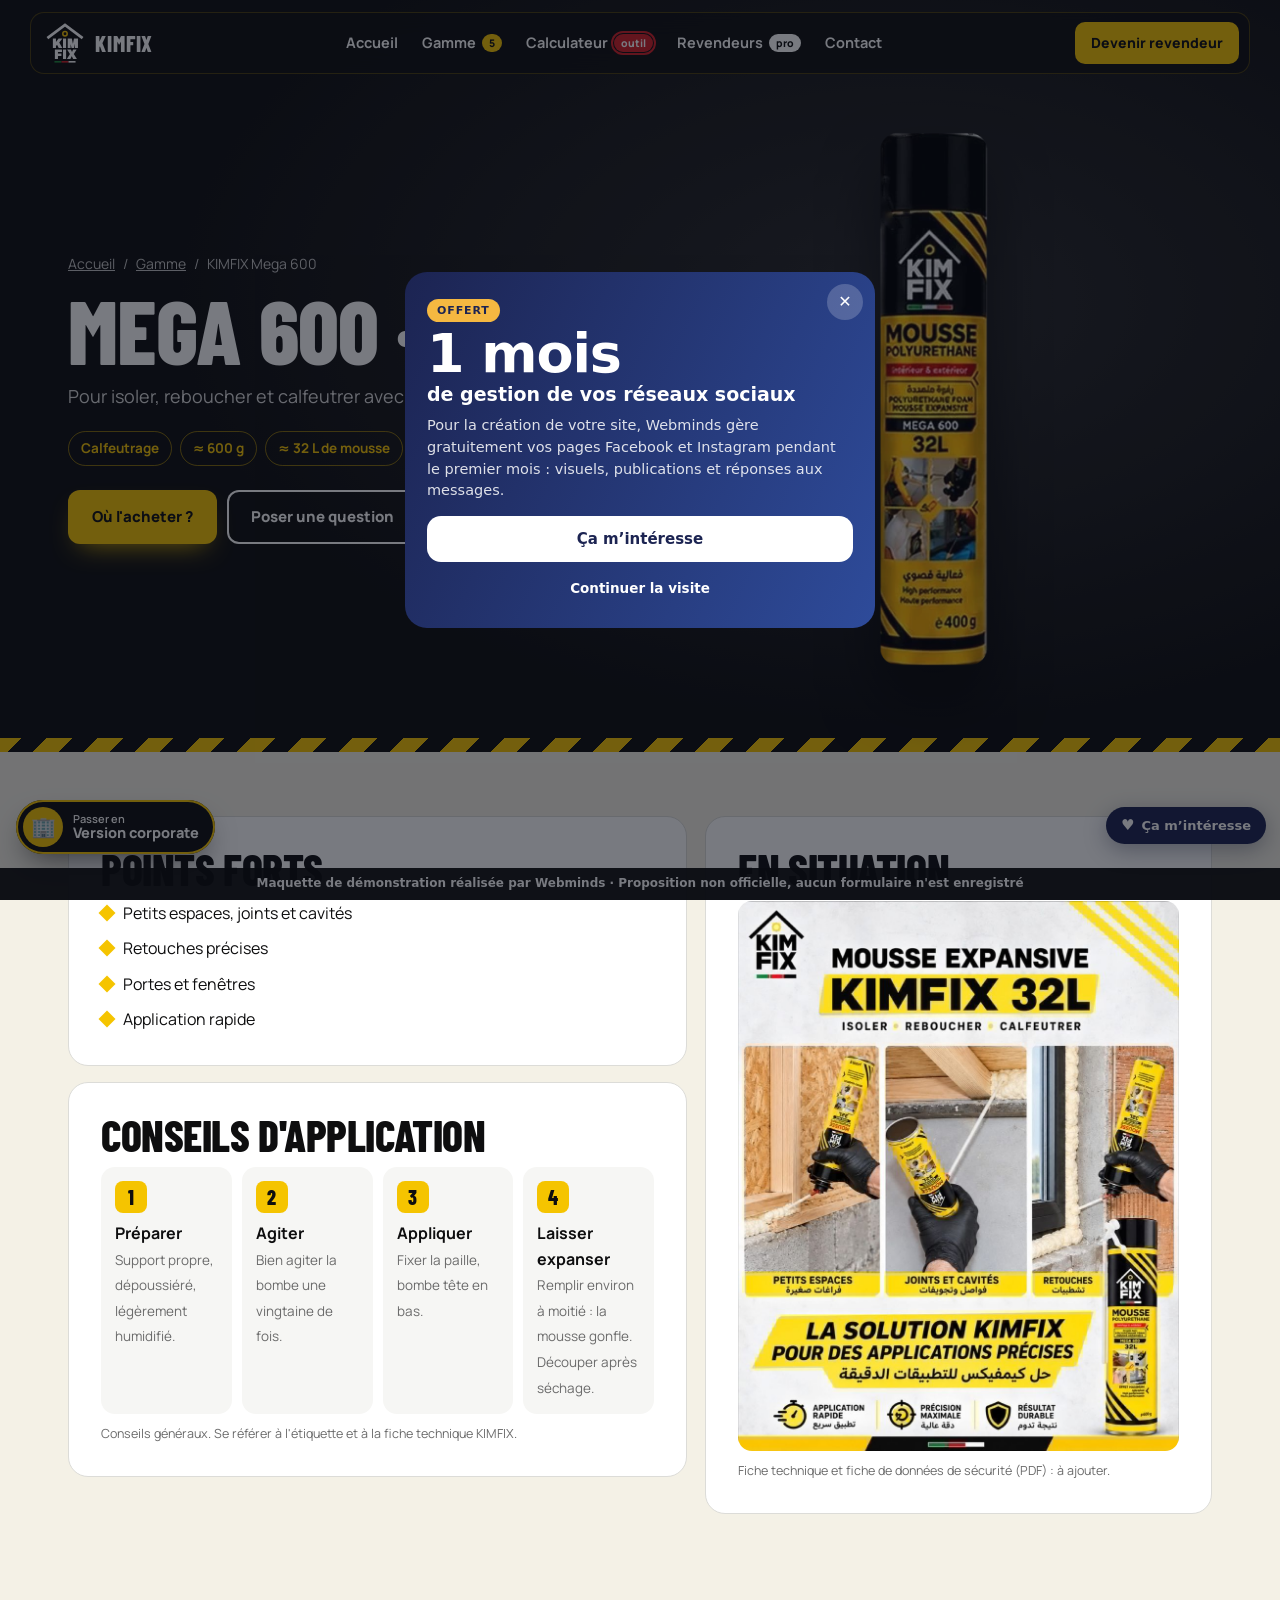
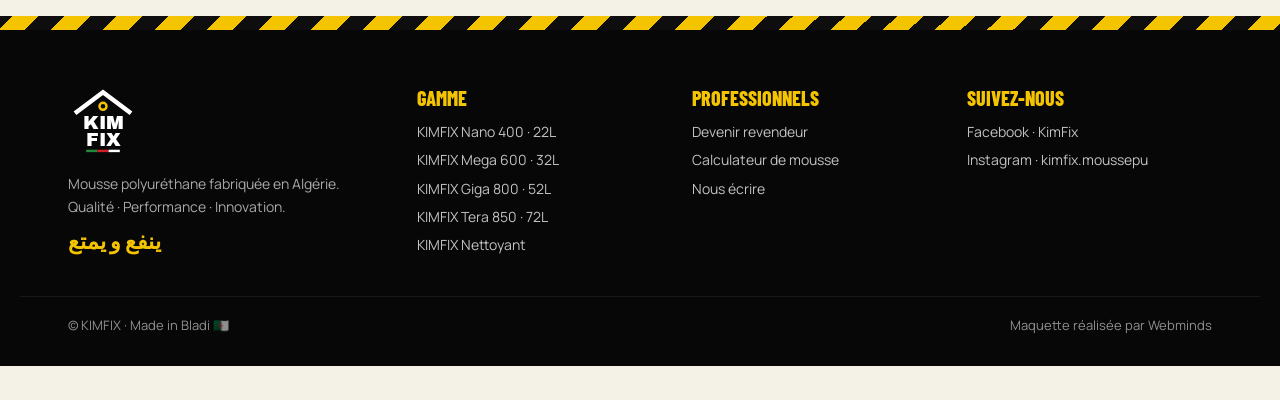
<file: produit.html>
<!DOCTYPE html><html lang="fr"><head>
<meta charset="utf-8"><meta name="viewport" content="width=device-width, initial-scale=1, viewport-fit=cover"><meta name="robots" content="noindex, nofollow"><meta name="theme-color" content="#0e0e0f">
<link rel="stylesheet" href="style.css"><link rel="icon" href="img/logo.svg">
<title>Fiche produit — KIMFIX</title></head><body data-v="auto">
<div id="hdr"></div><main>
<section class="ph"><div class="wrap in"><div>
 <nav class="crumb"><a id="hm" href="index.html">Accueil</a><span>/</span><a href="produits.html">Gamme</a><span>/</span><span id="cb"></span></nav>
 <h1 id="pn"></h1><p class="lead" id="pl"></p><div class="chips" id="pc" style="margin-bottom:24px"></div>
 <div style="display:flex;gap:10px;flex-wrap:wrap"><a class="btn y" href="revendeurs.html">Où l'acheter ?</a><a class="btn o" id="ask" href="#">Poser une question</a></div></div>
 <div class="stage"><img id="pi" alt=""></div></div><div class="stripe"></div></section>
<section style="padding-top:clamp(40px,5vw,70px)"><div class="wrap pgrid">
 <div><div class="panel rv"><h2>Points forts</h2><ul id="pk"></ul></div>
  <div class="panel rv"><h2>Conseils d'application</h2><div class="steps" id="steps"></div><p class="note">Conseils généraux. Se référer à l'étiquette et à la fiche technique KIMFIX.</p></div></div>
 <div class="panel rv"><h2>En situation</h2><img id="cp" alt="" style="border-radius:14px" loading="lazy"><p class="note">Fiche technique et fiche de données de sécurité (PDF) : à ajouter.</p></div>
</div></section>
</main><div id="ftr"></div>
<script src="data.js"></script><script src="core.js"></script>
<script>
const q=new URLSearchParams(location.search).get('p'),k=P[q]?q:'c32',p=P[k];document.title=p.name+' — KIMFIX';
document.getElementById('hm').href=HOME;document.getElementById('ask').href=HOME+'#contact';
document.getElementById('cb').textContent=p.name;document.getElementById('pn').textContent=p.name.replace('KIMFIX ','')+(p.vol?' · '+p.vol+'L':'');
document.getElementById('pl').textContent=p.short;
document.getElementById('pc').innerHTML=[p.tag,p.fmt].concat(p.vol?['≈ '+p.vol+' L de mousse','Intérieur & extérieur']:['Accessoire']).map(t=>'<span>'+t+'</span>').join('');
const pi=document.getElementById('pi');pi.src=p.img;pi.alt=p.name;
document.getElementById('pk').innerHTML=p.pts.map(t=>'<li>'+t+'</li>').join('');
const ST=k==='net'?[['Agiter','Bien agiter l\'aérosol.'],['Visser','Visser sur le pistolet ou utiliser l\'embout.'],['Nettoyer','Pulvériser sur la mousse encore fraîche.'],['Essuyer','Essuyer avec un chiffon propre.']]:[['Préparer','Support propre, dépoussiéré, légèrement humidifié.'],['Agiter','Bien agiter la bombe une vingtaine de fois.'],['Appliquer',k==='c72'?'Visser sur le pistolet et doser.':'Fixer la paille, bombe tête en bas.'],['Laisser expanser','Remplir environ à moitié : la mousse gonfle. Découper après séchage.']];
document.getElementById('steps').innerHTML=ST.map(s=>'<div><b>'+s[0]+'</b><span>'+s[1]+'</span></div>').join('');
const cp=document.getElementById('cp');cp.src=p.camp;cp.alt='KIMFIX en situation';reveal();
</script><script data-wml>(function(){if(window.__wmL)return;window.__wmL=1;
var C={"p": "KIMFIX", "mail": null, "wa": "213797372452", "v": [["/", "Version corporate", "Claire et rassurante"], ["/moderne.html", "Version moderne", "Immersive et animée"]]};
function ready(f){document.readyState==='loading'?document.addEventListener('DOMContentLoaded',f):f()}
ready(function(){
var css='.wmL-b{position:fixed;right:14px;bottom:calc(56px + env(safe-area-inset-bottom));z-index:2147483000;border:0;border-radius:999px;background:#1C2452;color:#fff;font:700 13px/1 system-ui,-apple-system,Segoe UI,Roboto,sans-serif;padding:11px 15px;box-shadow:0 6px 22px rgba(20,30,60,.35);cursor:pointer;display:flex;align-items:center;gap:7px}'
+'@media(max-width:520px){.wmL-b{bottom:calc(112px + env(safe-area-inset-bottom));font-size:12.5px;padding:10px 13px}}'
+'.wmL-m{position:fixed;inset:0;z-index:2147483001;background:rgba(10,14,25,.55);display:none;align-items:flex-end;justify-content:center;font-family:system-ui,-apple-system,Segoe UI,Roboto,sans-serif}.wmL-m.on{display:flex}@media(min-width:700px){.wmL-m{align-items:center;padding:20px}}'
+'.wmL-x{box-sizing:border-box;position:relative;background:#fff;color:#1C2452;width:100%;max-width:470px;max-height:92vh;overflow:auto;border-radius:22px 22px 0 0;padding:24px 22px calc(22px + env(safe-area-inset-bottom));text-align:left}@media(min-width:700px){.wmL-x{border-radius:22px}}'
+'.wmL-x *{box-sizing:border-box}.wmL-c{position:absolute;top:12px;right:12px;width:36px;height:36px;border:0;border-radius:50%;background:#F0F2F1;font-size:16px;cursor:pointer;color:#1C2452}'
+'.wmL-x h3{font:800 26px/1.1 system-ui,-apple-system,sans-serif;margin:4px 40px 10px 0;color:inherit}.wmL-x p{margin:0 0 14px;line-height:1.5;font-size:14.5px;opacity:.85}'
+'.wmL-o{background:linear-gradient(115deg,#1C2452,#2E4B9A);color:#fff}.wmL-o .wmL-c{background:rgba(255,255,255,.2);color:#fff}.wmL-big{font:900 54px/.95 system-ui,-apple-system,sans-serif;letter-spacing:-.02em;margin:6px 0 2px}.wmL-big small{display:block;font-size:19px;font-weight:700;letter-spacing:0;margin-top:6px}'
+'.wmL-tag{display:inline-block;background:#F5B841;color:#1C2452;font:800 11px system-ui,sans-serif;letter-spacing:.08em;border-radius:999px;padding:5px 10px}'
+'.wmL-btn{display:flex;align-items:center;justify-content:center;width:100%;border:0;border-radius:14px;padding:14px;font:800 15px system-ui,-apple-system,sans-serif;cursor:pointer;margin-top:8px}.wmL-w{background:#fff;color:#1C2452}.wmL-g{background:#1FAF55;color:#fff}.wmL-n{background:#1C2452;color:#fff}.wmL-l{background:transparent;color:inherit;font-weight:600;font-size:13.5px;padding:10px}'
+'.wmL-s{font:700 11.5px system-ui,sans-serif;text-transform:uppercase;letter-spacing:.06em;opacity:.6;margin:12px 0 8px}.wmL-ch{display:grid;gap:8px}.wmL-ch label{display:flex;align-items:center;gap:10px;border:1.5px solid #E2E6E3;border-radius:12px;padding:11px 12px;cursor:pointer;font-size:14px;font-weight:600}.wmL-ch label small{display:block;font-weight:500;opacity:.65;font-size:12px}.wmL-ch input{width:18px;height:18px;flex:none;accent-color:#1FAF55}'
+'.wmL-f{display:grid;gap:8px;margin:12px 0 6px}.wmL-f input{border:1.5px solid #E2E6E3;border-radius:12px;padding:12px;font:500 16px system-ui,sans-serif;color:#1C2452;background:#fff;-webkit-user-select:text!important;user-select:text!important;width:100%}'
+'.wmL-ok{text-align:center}.wmL-ok i{display:grid;place-items:center;width:64px;height:64px;margin:6px auto 12px;border-radius:50%;background:#E8F7EE;color:#1FAF55;font-style:normal;font-size:30px}';
var st=document.createElement('style');st.textContent=css;document.head.appendChild(st);
function ss(k,v){try{if(v===undefined)return sessionStorage.getItem(k);sessionStorage.setItem(k,v)}catch(e){}}
var p=location.pathname,cur=0;C.v.forEach(function(v,i){if(v[0]!=='/'&&p.indexOf(v[0])===0)cur=i});
var off=document.createElement('div');off.className='wmL-m';off.innerHTML='<div class="wmL-x wmL-o" role="dialog" aria-modal="true"><button class="wmL-c" type="button" aria-label="Fermer">✕</button><span class="wmL-tag">OFFERT</span><div class="wmL-big">1 mois<small>de gestion de vos réseaux sociaux</small></div><p style="margin-top:12px">Pour la création de votre site, Webminds gère gratuitement vos pages Facebook et Instagram pendant le premier mois : visuels, publications et réponses aux messages.</p><button class="wmL-btn wmL-w" type="button" data-i>Ça m’intéresse</button><button class="wmL-btn wmL-l" type="button" data-c>Continuer la visite</button></div>';
var ch='';C.v.forEach(function(v,i){ch+='<label><input type="radio" name="wmLv" value="'+v[1]+'"'+(i===cur?' checked':'')+'><span>'+v[1]+(v[2]?'<small>'+v[2]+'</small>':'')+'</span></label>'});
var it=document.createElement('div');it.className='wmL-m';it.innerHTML='<div class="wmL-x" role="dialog" aria-modal="true"><button class="wmL-c" type="button" aria-label="Fermer">✕</button><div data-s1><h3>Cette maquette vous plaît ?</h3><p>Choisissez la version qui vous intéresse : Webminds vous recontacte pour vous la présenter.</p>'+(C.v.length>1?'<div class="wmL-s">La version préférée</div><div class="wmL-ch">'+ch+'</div>':'')+'<div class="wmL-s">En plus</div><div class="wmL-ch"><label><input type="checkbox" value="Gestion des réseaux sociaux (1 mois offert)"><span>Réseaux sociaux<small>1 mois de gestion offert avec le site</small></span></label></div><div class="wmL-f"><input name="n" placeholder="Votre nom" autocomplete="name"><input name="t" type="tel" inputmode="tel" placeholder="Votre téléphone (facultatif)" autocomplete="tel"></div><button class="wmL-btn wmL-g" type="button" data-w>Envoyer sur WhatsApp</button>'+(C.mail?'<button class="wmL-btn wmL-l" type="button" data-e>Envoyer par e-mail</button>':'')+'</div><div class="wmL-ok" data-s2 hidden><i>✓</i><h3 style="margin:0 0 8px">Merci !</h3><p>Votre choix a bien été transmis à Webminds. Nous vous recontactons très vite.</p><button class="wmL-btn wmL-n" type="button" data-c>Continuer la visite</button></div></div>';
document.body.appendChild(off);document.body.appendChild(it);
var b=document.createElement('button');b.type='button';b.className='wmL-b';b.innerHTML='<b style="font-size:15px">♥</b>Ça m’intéresse';document.body.appendChild(b);
function op(m){off.classList.remove('on');it.classList.remove('on');m.classList.add('on')}
[off,it].forEach(function(m){m.addEventListener('click',function(e){if(e.target===m||e.target.closest('.wmL-c')||e.target.closest('[data-c]'))m.classList.remove('on')})});
b.onclick=function(){op(it)};off.querySelector('[data-i]').onclick=function(){op(it)};
function msg(){var v=(it.querySelector('input[name=wmLv]:checked')||{}).value||C.v[cur][1],x=[].map.call(it.querySelectorAll('input[type=checkbox]:checked'),function(c){return c.value}),n=it.querySelector('[name=n]').value.trim(),t=it.querySelector('[name=t]').value.trim();
 return{v:v,x:x,n:n,t:t,txt:'Bonjour Webminds, la maquette '+C.p+' m’intéresse.\nVersion préférée : '+v+(x.length?'\nEn plus : '+x.join(', '):'')+(n?'\nNom : '+n:'')+(t?'\nTéléphone : '+t:'')+'\nLien : '+location.origin+C.v[cur][0]}}
function mail(m){if(!C.mail)return;try{fetch('https://formsubmit.co/ajax/'+C.mail,{method:'POST',keepalive:true,headers:{'Content-Type':'application/json','Accept':'application/json'},body:JSON.stringify({_subject:'Maquette '+C.p+' : intéressé ('+m.v+')',Prospect:C.p,Version:m.v,Options:m.x.join(', ')||'-',Nom:m.n||'-',Telephone:m.t||'-',Lien:location.origin+C.v[cur][0],_template:'table',_captcha:'false'})}).catch(function(){})}catch(e){}}
function done(){it.querySelector('[data-s1]').hidden=true;it.querySelector('[data-s2]').hidden=false;ss('wmL-sent','1')}
it.querySelector('[data-w]').onclick=function(){var m=msg();mail(m);done();location.href='https://wa.me/'+C.wa+'?text='+encodeURIComponent(m.txt)};
var e=it.querySelector('[data-e]');if(e)e.onclick=function(){mail(msg());done()};
var sh=ss('wmL-off');addEventListener('scroll',function(){var r=(scrollY+innerHeight)/document.documentElement.scrollHeight;
 if(!sh&&scrollY>500&&r>.3){sh=1;ss('wmL-off','1');op(off)}
 if(!ss('wmL-it')&&!ss('wmL-sent')&&sh&&r>.92&&!off.classList.contains('on')){ss('wmL-it','1');op(it)}},{passive:true});
});})();
</script></body></html>
</file>
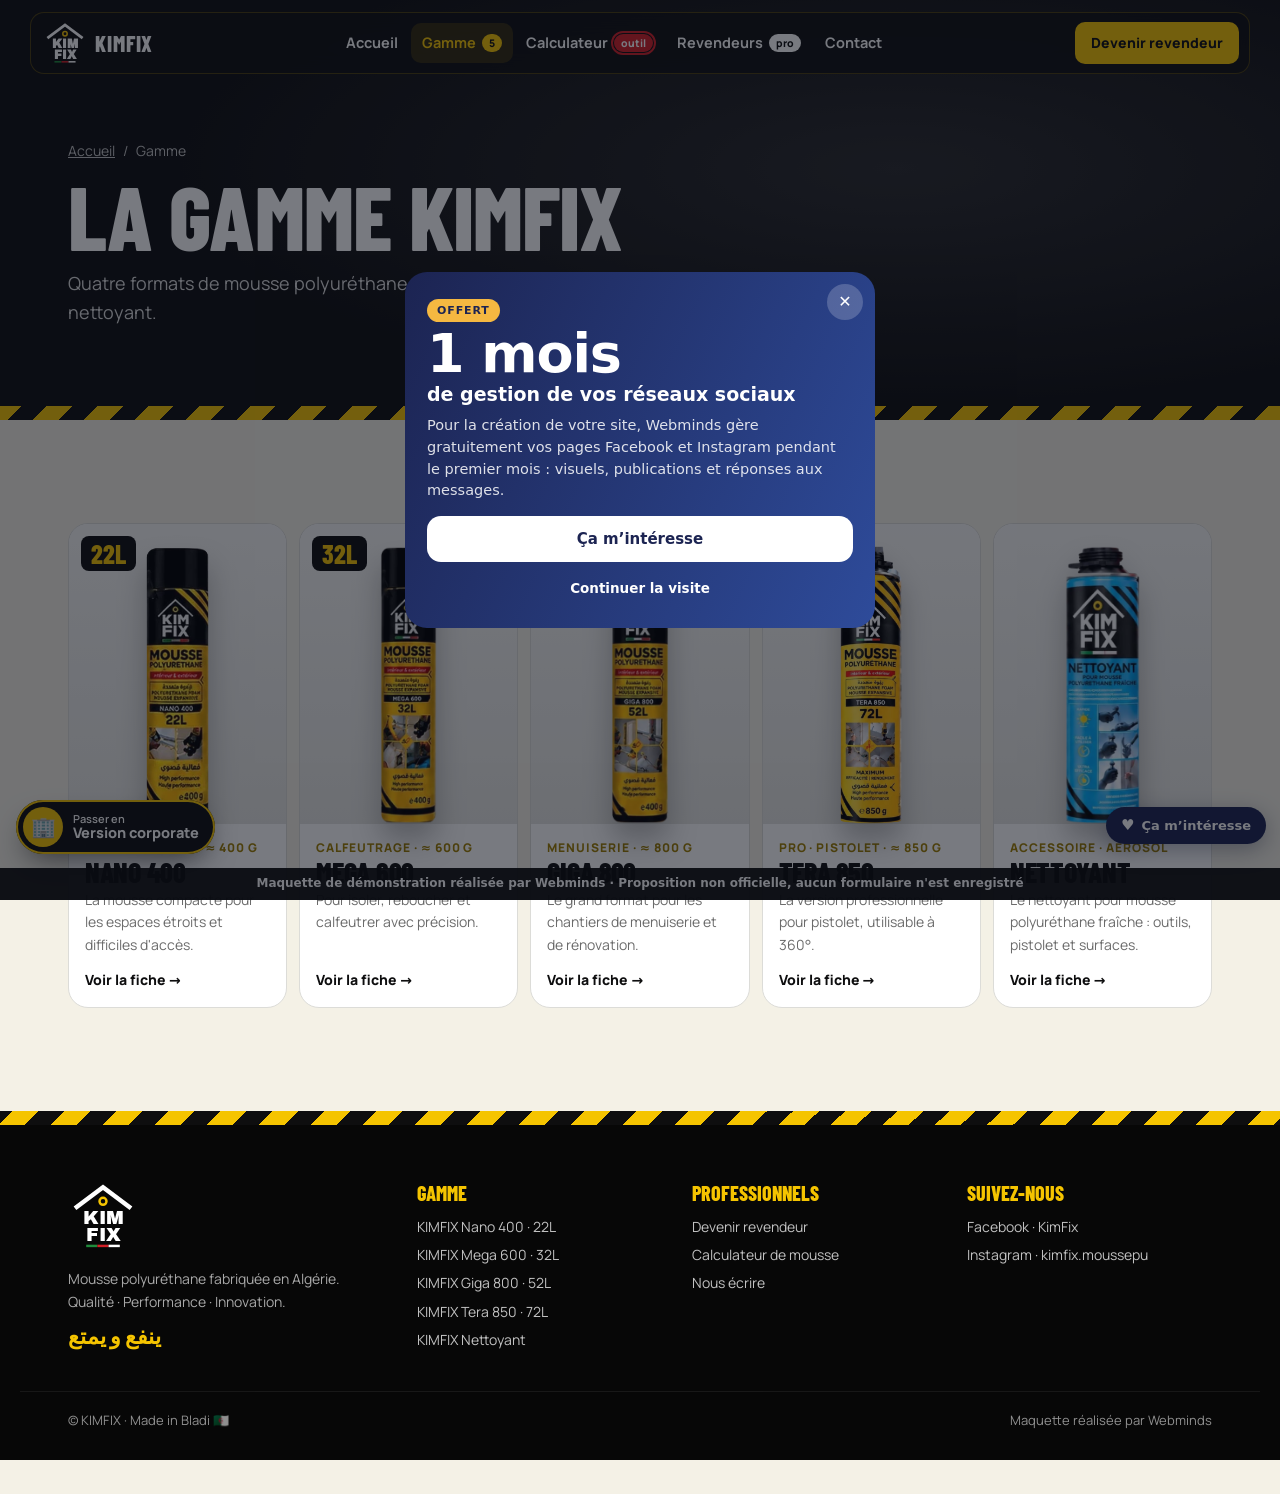
<file: produits.html>
<!DOCTYPE html><html lang="fr"><head>
<meta charset="utf-8"><meta name="viewport" content="width=device-width, initial-scale=1, viewport-fit=cover"><meta name="robots" content="noindex, nofollow"><meta name="theme-color" content="#0e0e0f">
<link rel="stylesheet" href="style.css"><link rel="icon" href="img/logo.svg">
<title>Gamme — KIMFIX</title></head><body data-v="auto">
<div id="hdr"></div><main>
<section class="ph"><div class="wrap" style="padding-block:140px 60px"><nav class="crumb"><a id="hm" href="index.html">Accueil</a><span>/</span><span>Gamme</span></nav><h1>La gamme KIMFIX</h1><p class="lead">Quatre formats de mousse polyuréthane et un nettoyant.</p></div><div class="stripe"></div></section>
<section><div class="wrap"><div class="range" id="range"></div></div></section>
</main><div id="ftr"></div>
<script src="data.js"></script><script src="core.js"></script>
<script>document.getElementById('hm').href=HOME;document.getElementById('range').innerHTML=ORDER.map(k=>{const p=P[k];return '<a class="pc" href="produit.html?p='+k+'">'+(p.vol?'<span class="vb">'+p.vol+'L</span>':'')+'<div class="vis"><img src="'+p.img+'" alt="'+p.name+'"></div><div class="tx"><small>'+p.tag+' · '+p.fmt+'</small><h3>'+p.name.replace('KIMFIX ','')+'</h3><p>'+p.short+'</p><span class="go">Voir la fiche →</span></div></a>'}).join('');</script><script data-wml>(function(){if(window.__wmL)return;window.__wmL=1;
var C={"p": "KIMFIX", "mail": null, "wa": "213797372452", "v": [["/", "Version corporate", "Claire et rassurante"], ["/moderne.html", "Version moderne", "Immersive et animée"]]};
function ready(f){document.readyState==='loading'?document.addEventListener('DOMContentLoaded',f):f()}
ready(function(){
var css='.wmL-b{position:fixed;right:14px;bottom:calc(56px + env(safe-area-inset-bottom));z-index:2147483000;border:0;border-radius:999px;background:#1C2452;color:#fff;font:700 13px/1 system-ui,-apple-system,Segoe UI,Roboto,sans-serif;padding:11px 15px;box-shadow:0 6px 22px rgba(20,30,60,.35);cursor:pointer;display:flex;align-items:center;gap:7px}'
+'@media(max-width:520px){.wmL-b{bottom:calc(112px + env(safe-area-inset-bottom));font-size:12.5px;padding:10px 13px}}'
+'.wmL-m{position:fixed;inset:0;z-index:2147483001;background:rgba(10,14,25,.55);display:none;align-items:flex-end;justify-content:center;font-family:system-ui,-apple-system,Segoe UI,Roboto,sans-serif}.wmL-m.on{display:flex}@media(min-width:700px){.wmL-m{align-items:center;padding:20px}}'
+'.wmL-x{box-sizing:border-box;position:relative;background:#fff;color:#1C2452;width:100%;max-width:470px;max-height:92vh;overflow:auto;border-radius:22px 22px 0 0;padding:24px 22px calc(22px + env(safe-area-inset-bottom));text-align:left}@media(min-width:700px){.wmL-x{border-radius:22px}}'
+'.wmL-x *{box-sizing:border-box}.wmL-c{position:absolute;top:12px;right:12px;width:36px;height:36px;border:0;border-radius:50%;background:#F0F2F1;font-size:16px;cursor:pointer;color:#1C2452}'
+'.wmL-x h3{font:800 26px/1.1 system-ui,-apple-system,sans-serif;margin:4px 40px 10px 0;color:inherit}.wmL-x p{margin:0 0 14px;line-height:1.5;font-size:14.5px;opacity:.85}'
+'.wmL-o{background:linear-gradient(115deg,#1C2452,#2E4B9A);color:#fff}.wmL-o .wmL-c{background:rgba(255,255,255,.2);color:#fff}.wmL-big{font:900 54px/.95 system-ui,-apple-system,sans-serif;letter-spacing:-.02em;margin:6px 0 2px}.wmL-big small{display:block;font-size:19px;font-weight:700;letter-spacing:0;margin-top:6px}'
+'.wmL-tag{display:inline-block;background:#F5B841;color:#1C2452;font:800 11px system-ui,sans-serif;letter-spacing:.08em;border-radius:999px;padding:5px 10px}'
+'.wmL-btn{display:flex;align-items:center;justify-content:center;width:100%;border:0;border-radius:14px;padding:14px;font:800 15px system-ui,-apple-system,sans-serif;cursor:pointer;margin-top:8px}.wmL-w{background:#fff;color:#1C2452}.wmL-g{background:#1FAF55;color:#fff}.wmL-n{background:#1C2452;color:#fff}.wmL-l{background:transparent;color:inherit;font-weight:600;font-size:13.5px;padding:10px}'
+'.wmL-s{font:700 11.5px system-ui,sans-serif;text-transform:uppercase;letter-spacing:.06em;opacity:.6;margin:12px 0 8px}.wmL-ch{display:grid;gap:8px}.wmL-ch label{display:flex;align-items:center;gap:10px;border:1.5px solid #E2E6E3;border-radius:12px;padding:11px 12px;cursor:pointer;font-size:14px;font-weight:600}.wmL-ch label small{display:block;font-weight:500;opacity:.65;font-size:12px}.wmL-ch input{width:18px;height:18px;flex:none;accent-color:#1FAF55}'
+'.wmL-f{display:grid;gap:8px;margin:12px 0 6px}.wmL-f input{border:1.5px solid #E2E6E3;border-radius:12px;padding:12px;font:500 16px system-ui,sans-serif;color:#1C2452;background:#fff;-webkit-user-select:text!important;user-select:text!important;width:100%}'
+'.wmL-ok{text-align:center}.wmL-ok i{display:grid;place-items:center;width:64px;height:64px;margin:6px auto 12px;border-radius:50%;background:#E8F7EE;color:#1FAF55;font-style:normal;font-size:30px}';
var st=document.createElement('style');st.textContent=css;document.head.appendChild(st);
function ss(k,v){try{if(v===undefined)return sessionStorage.getItem(k);sessionStorage.setItem(k,v)}catch(e){}}
var p=location.pathname,cur=0;C.v.forEach(function(v,i){if(v[0]!=='/'&&p.indexOf(v[0])===0)cur=i});
var off=document.createElement('div');off.className='wmL-m';off.innerHTML='<div class="wmL-x wmL-o" role="dialog" aria-modal="true"><button class="wmL-c" type="button" aria-label="Fermer">✕</button><span class="wmL-tag">OFFERT</span><div class="wmL-big">1 mois<small>de gestion de vos réseaux sociaux</small></div><p style="margin-top:12px">Pour la création de votre site, Webminds gère gratuitement vos pages Facebook et Instagram pendant le premier mois : visuels, publications et réponses aux messages.</p><button class="wmL-btn wmL-w" type="button" data-i>Ça m’intéresse</button><button class="wmL-btn wmL-l" type="button" data-c>Continuer la visite</button></div>';
var ch='';C.v.forEach(function(v,i){ch+='<label><input type="radio" name="wmLv" value="'+v[1]+'"'+(i===cur?' checked':'')+'><span>'+v[1]+(v[2]?'<small>'+v[2]+'</small>':'')+'</span></label>'});
var it=document.createElement('div');it.className='wmL-m';it.innerHTML='<div class="wmL-x" role="dialog" aria-modal="true"><button class="wmL-c" type="button" aria-label="Fermer">✕</button><div data-s1><h3>Cette maquette vous plaît ?</h3><p>Choisissez la version qui vous intéresse : Webminds vous recontacte pour vous la présenter.</p>'+(C.v.length>1?'<div class="wmL-s">La version préférée</div><div class="wmL-ch">'+ch+'</div>':'')+'<div class="wmL-s">En plus</div><div class="wmL-ch"><label><input type="checkbox" value="Gestion des réseaux sociaux (1 mois offert)"><span>Réseaux sociaux<small>1 mois de gestion offert avec le site</small></span></label></div><div class="wmL-f"><input name="n" placeholder="Votre nom" autocomplete="name"><input name="t" type="tel" inputmode="tel" placeholder="Votre téléphone (facultatif)" autocomplete="tel"></div><button class="wmL-btn wmL-g" type="button" data-w>Envoyer sur WhatsApp</button>'+(C.mail?'<button class="wmL-btn wmL-l" type="button" data-e>Envoyer par e-mail</button>':'')+'</div><div class="wmL-ok" data-s2 hidden><i>✓</i><h3 style="margin:0 0 8px">Merci !</h3><p>Votre choix a bien été transmis à Webminds. Nous vous recontactons très vite.</p><button class="wmL-btn wmL-n" type="button" data-c>Continuer la visite</button></div></div>';
document.body.appendChild(off);document.body.appendChild(it);
var b=document.createElement('button');b.type='button';b.className='wmL-b';b.innerHTML='<b style="font-size:15px">♥</b>Ça m’intéresse';document.body.appendChild(b);
function op(m){off.classList.remove('on');it.classList.remove('on');m.classList.add('on')}
[off,it].forEach(function(m){m.addEventListener('click',function(e){if(e.target===m||e.target.closest('.wmL-c')||e.target.closest('[data-c]'))m.classList.remove('on')})});
b.onclick=function(){op(it)};off.querySelector('[data-i]').onclick=function(){op(it)};
function msg(){var v=(it.querySelector('input[name=wmLv]:checked')||{}).value||C.v[cur][1],x=[].map.call(it.querySelectorAll('input[type=checkbox]:checked'),function(c){return c.value}),n=it.querySelector('[name=n]').value.trim(),t=it.querySelector('[name=t]').value.trim();
 return{v:v,x:x,n:n,t:t,txt:'Bonjour Webminds, la maquette '+C.p+' m’intéresse.\nVersion préférée : '+v+(x.length?'\nEn plus : '+x.join(', '):'')+(n?'\nNom : '+n:'')+(t?'\nTéléphone : '+t:'')+'\nLien : '+location.origin+C.v[cur][0]}}
function mail(m){if(!C.mail)return;try{fetch('https://formsubmit.co/ajax/'+C.mail,{method:'POST',keepalive:true,headers:{'Content-Type':'application/json','Accept':'application/json'},body:JSON.stringify({_subject:'Maquette '+C.p+' : intéressé ('+m.v+')',Prospect:C.p,Version:m.v,Options:m.x.join(', ')||'-',Nom:m.n||'-',Telephone:m.t||'-',Lien:location.origin+C.v[cur][0],_template:'table',_captcha:'false'})}).catch(function(){})}catch(e){}}
function done(){it.querySelector('[data-s1]').hidden=true;it.querySelector('[data-s2]').hidden=false;ss('wmL-sent','1')}
it.querySelector('[data-w]').onclick=function(){var m=msg();mail(m);done();location.href='https://wa.me/'+C.wa+'?text='+encodeURIComponent(m.txt)};
var e=it.querySelector('[data-e]');if(e)e.onclick=function(){mail(msg());done()};
var sh=ss('wmL-off');addEventListener('scroll',function(){var r=(scrollY+innerHeight)/document.documentElement.scrollHeight;
 if(!sh&&scrollY>500&&r>.3){sh=1;ss('wmL-off','1');op(off)}
 if(!ss('wmL-it')&&!ss('wmL-sent')&&sh&&r>.92&&!off.classList.contains('on')){ss('wmL-it','1');op(it)}},{passive:true});
});})();
</script></body></html>
</file>
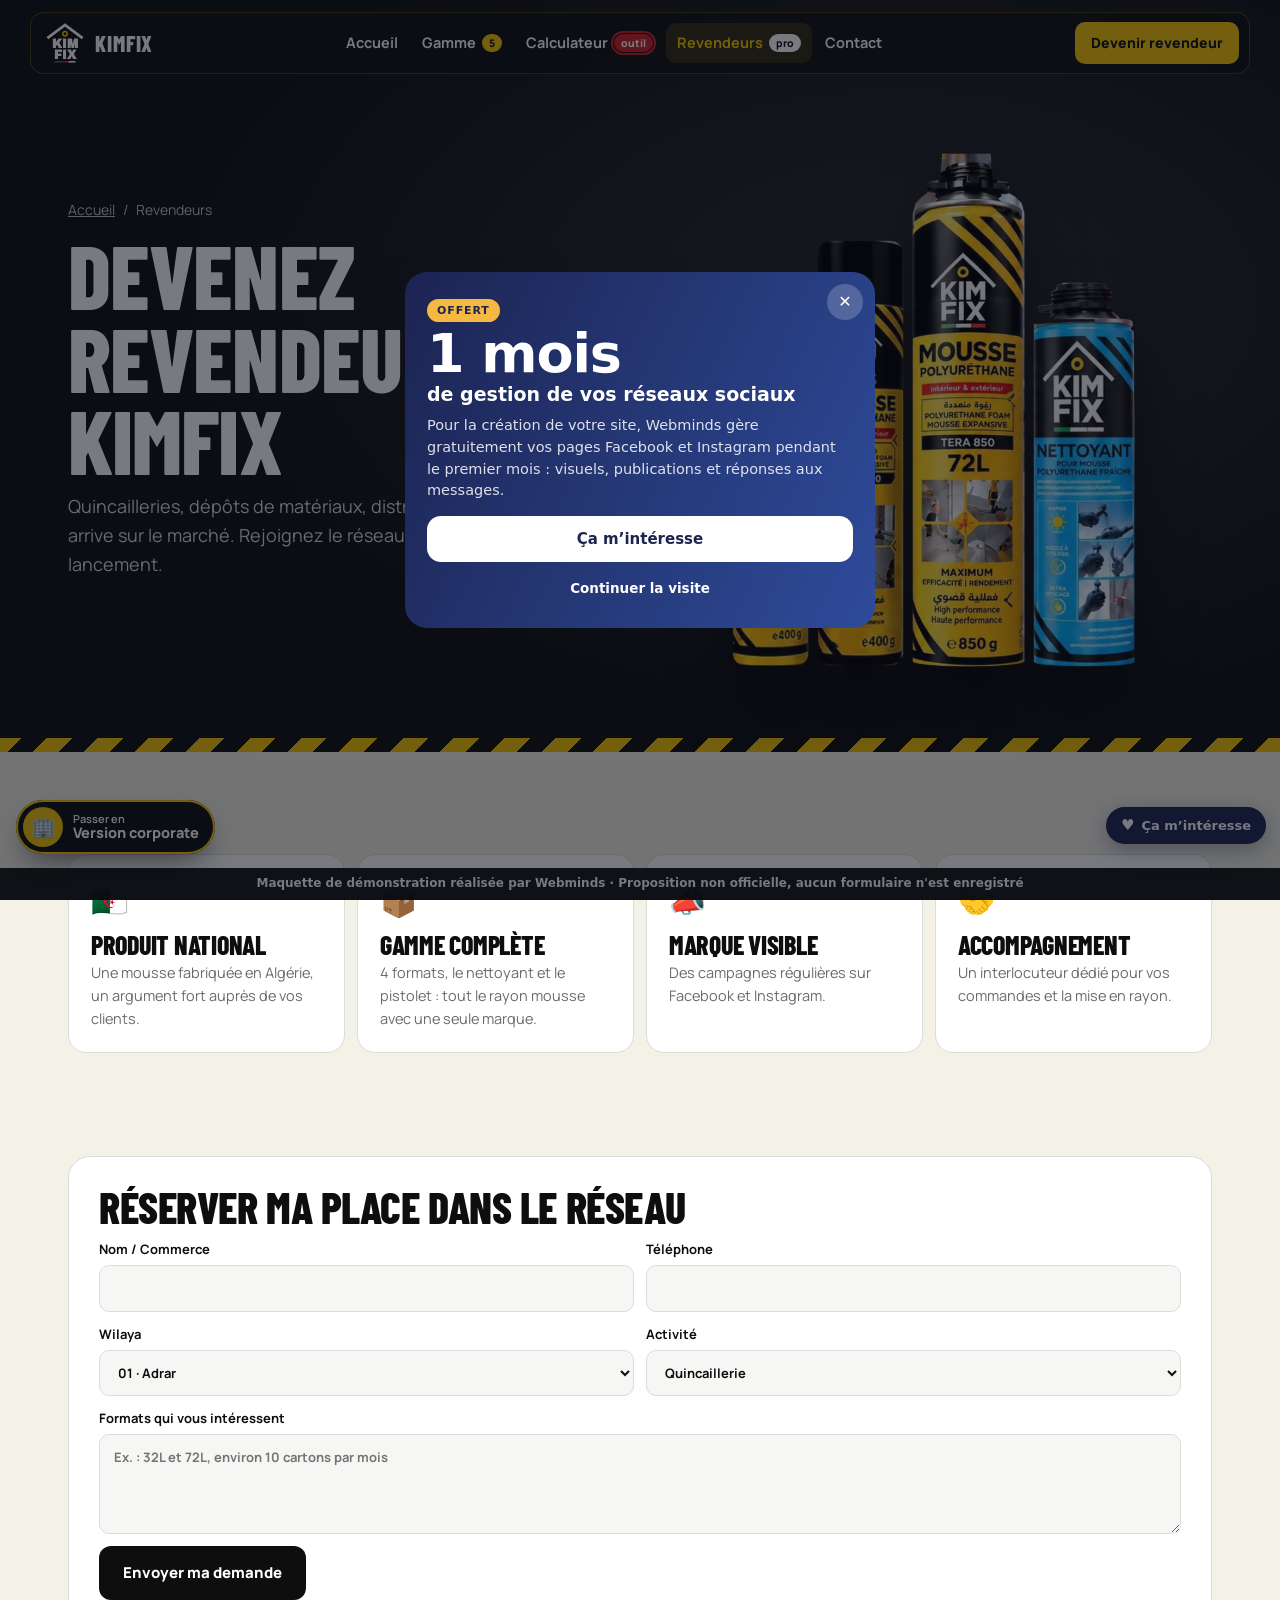
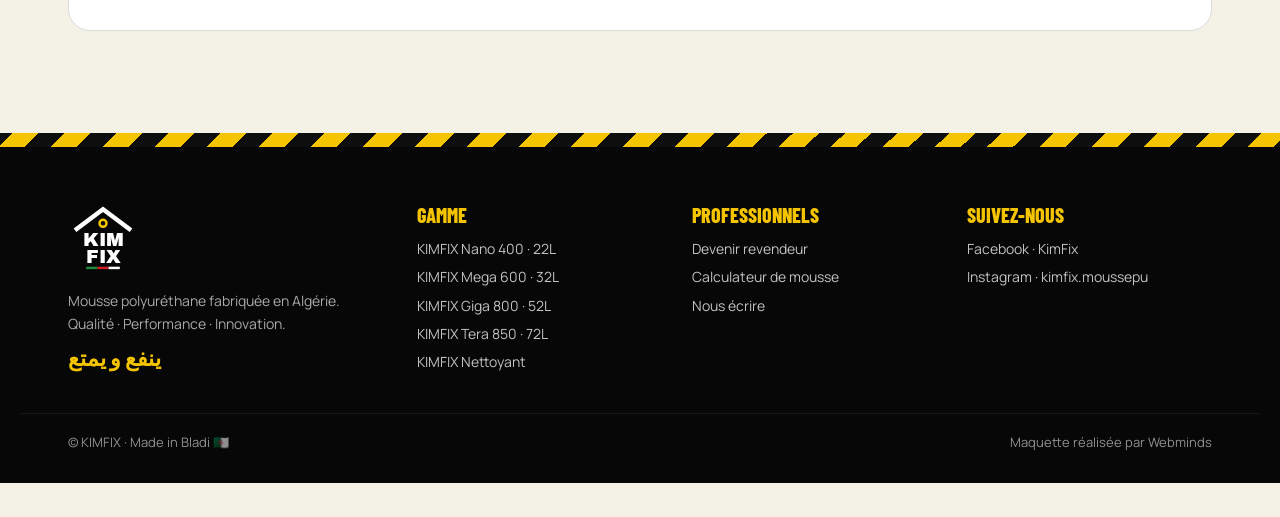
<file: revendeurs.html>
<!DOCTYPE html><html lang="fr"><head>
<meta charset="utf-8"><meta name="viewport" content="width=device-width, initial-scale=1, viewport-fit=cover"><meta name="robots" content="noindex, nofollow"><meta name="theme-color" content="#0e0e0f">
<link rel="stylesheet" href="style.css"><link rel="icon" href="img/logo.svg">
<title>Revendeurs — KIMFIX</title></head><body data-v="auto">
<div id="hdr"></div><main>
<section class="ph"><div class="wrap in"><div><nav class="crumb"><a id="hm" href="index.html">Accueil</a><span>/</span><span>Revendeurs</span></nav>
 <h1>Devenez revendeur KIMFIX</h1><p class="lead">Quincailleries, dépôts de matériaux, distributeurs : KIMFIX arrive sur le marché. Rejoignez le réseau dès le lancement.</p></div>
 <div class="stage" style="gap:6px"><img src="img/c22.webp" alt="" style="height:62%"><img src="img/c52.webp" alt="" style="height:80%"><img src="img/c72.webp" alt="" style="height:96%"><img src="img/cnet.webp" alt="" style="height:72%"></div></div><div class="stripe"></div></section>
<section><div class="wrap"><div class="perks">
 <div class="perk rv"><div class="e">🇩🇿</div><h3>Produit national</h3><p>Une mousse fabriquée en Algérie, un argument fort auprès de vos clients.</p></div>
 <div class="perk rv"><div class="e">📦</div><h3>Gamme complète</h3><p>4 formats, le nettoyant et le pistolet : tout le rayon mousse avec une seule marque.</p></div>
 <div class="perk rv"><div class="e">📣</div><h3>Marque visible</h3><p>Des campagnes régulières sur Facebook et Instagram.</p></div>
 <div class="perk rv"><div class="e">🤝</div><h3>Accompagnement</h3><p>Un interlocuteur dédié pour vos commandes et la mise en rayon.</p></div>
</div></div></section>
<section style="padding-top:0"><div class="wrap"><form class="f" id="rf" style="border:1px solid var(--line)"><h2 class="full" style="font-size:44px">Réserver ma place dans le réseau</h2>
 <label>Nom / Commerce<input required></label><label>Téléphone<input type="tel" required></label>
 <label>Wilaya<select id="w2"></select></label><label>Activité<select><option>Quincaillerie</option><option>Dépôt de matériaux</option><option>Distributeur régional</option><option>Entreprise du bâtiment</option></select></label>
 <label class="full">Formats qui vous intéressent<textarea placeholder="Ex. : 32L et 72L, environ 10 cartons par mois"></textarea></label>
 <button class="btn k" type="submit">Envoyer ma demande</button></form></div></section>
</main><div id="ftr"></div>
<script src="data.js"></script><script src="core.js"></script>
<script>document.getElementById('hm').href=HOME;document.getElementById('w2').innerHTML=WILAYAS.map((w,i)=>'<option>'+String(i+1).padStart(2,'0')+' · '+w+'</option>').join('');document.getElementById('rf').onsubmit=e=>{e.preventDefault();okForm(e.target,'Demande envoyée !')};reveal();</script><script data-wml>(function(){if(window.__wmL)return;window.__wmL=1;
var C={"p": "KIMFIX", "mail": null, "wa": "213797372452", "v": [["/", "Version corporate", "Claire et rassurante"], ["/moderne.html", "Version moderne", "Immersive et animée"]]};
function ready(f){document.readyState==='loading'?document.addEventListener('DOMContentLoaded',f):f()}
ready(function(){
var css='.wmL-b{position:fixed;right:14px;bottom:calc(56px + env(safe-area-inset-bottom));z-index:2147483000;border:0;border-radius:999px;background:#1C2452;color:#fff;font:700 13px/1 system-ui,-apple-system,Segoe UI,Roboto,sans-serif;padding:11px 15px;box-shadow:0 6px 22px rgba(20,30,60,.35);cursor:pointer;display:flex;align-items:center;gap:7px}'
+'@media(max-width:520px){.wmL-b{bottom:calc(112px + env(safe-area-inset-bottom));font-size:12.5px;padding:10px 13px}}'
+'.wmL-m{position:fixed;inset:0;z-index:2147483001;background:rgba(10,14,25,.55);display:none;align-items:flex-end;justify-content:center;font-family:system-ui,-apple-system,Segoe UI,Roboto,sans-serif}.wmL-m.on{display:flex}@media(min-width:700px){.wmL-m{align-items:center;padding:20px}}'
+'.wmL-x{box-sizing:border-box;position:relative;background:#fff;color:#1C2452;width:100%;max-width:470px;max-height:92vh;overflow:auto;border-radius:22px 22px 0 0;padding:24px 22px calc(22px + env(safe-area-inset-bottom));text-align:left}@media(min-width:700px){.wmL-x{border-radius:22px}}'
+'.wmL-x *{box-sizing:border-box}.wmL-c{position:absolute;top:12px;right:12px;width:36px;height:36px;border:0;border-radius:50%;background:#F0F2F1;font-size:16px;cursor:pointer;color:#1C2452}'
+'.wmL-x h3{font:800 26px/1.1 system-ui,-apple-system,sans-serif;margin:4px 40px 10px 0;color:inherit}.wmL-x p{margin:0 0 14px;line-height:1.5;font-size:14.5px;opacity:.85}'
+'.wmL-o{background:linear-gradient(115deg,#1C2452,#2E4B9A);color:#fff}.wmL-o .wmL-c{background:rgba(255,255,255,.2);color:#fff}.wmL-big{font:900 54px/.95 system-ui,-apple-system,sans-serif;letter-spacing:-.02em;margin:6px 0 2px}.wmL-big small{display:block;font-size:19px;font-weight:700;letter-spacing:0;margin-top:6px}'
+'.wmL-tag{display:inline-block;background:#F5B841;color:#1C2452;font:800 11px system-ui,sans-serif;letter-spacing:.08em;border-radius:999px;padding:5px 10px}'
+'.wmL-btn{display:flex;align-items:center;justify-content:center;width:100%;border:0;border-radius:14px;padding:14px;font:800 15px system-ui,-apple-system,sans-serif;cursor:pointer;margin-top:8px}.wmL-w{background:#fff;color:#1C2452}.wmL-g{background:#1FAF55;color:#fff}.wmL-n{background:#1C2452;color:#fff}.wmL-l{background:transparent;color:inherit;font-weight:600;font-size:13.5px;padding:10px}'
+'.wmL-s{font:700 11.5px system-ui,sans-serif;text-transform:uppercase;letter-spacing:.06em;opacity:.6;margin:12px 0 8px}.wmL-ch{display:grid;gap:8px}.wmL-ch label{display:flex;align-items:center;gap:10px;border:1.5px solid #E2E6E3;border-radius:12px;padding:11px 12px;cursor:pointer;font-size:14px;font-weight:600}.wmL-ch label small{display:block;font-weight:500;opacity:.65;font-size:12px}.wmL-ch input{width:18px;height:18px;flex:none;accent-color:#1FAF55}'
+'.wmL-f{display:grid;gap:8px;margin:12px 0 6px}.wmL-f input{border:1.5px solid #E2E6E3;border-radius:12px;padding:12px;font:500 16px system-ui,sans-serif;color:#1C2452;background:#fff;-webkit-user-select:text!important;user-select:text!important;width:100%}'
+'.wmL-ok{text-align:center}.wmL-ok i{display:grid;place-items:center;width:64px;height:64px;margin:6px auto 12px;border-radius:50%;background:#E8F7EE;color:#1FAF55;font-style:normal;font-size:30px}';
var st=document.createElement('style');st.textContent=css;document.head.appendChild(st);
function ss(k,v){try{if(v===undefined)return sessionStorage.getItem(k);sessionStorage.setItem(k,v)}catch(e){}}
var p=location.pathname,cur=0;C.v.forEach(function(v,i){if(v[0]!=='/'&&p.indexOf(v[0])===0)cur=i});
var off=document.createElement('div');off.className='wmL-m';off.innerHTML='<div class="wmL-x wmL-o" role="dialog" aria-modal="true"><button class="wmL-c" type="button" aria-label="Fermer">✕</button><span class="wmL-tag">OFFERT</span><div class="wmL-big">1 mois<small>de gestion de vos réseaux sociaux</small></div><p style="margin-top:12px">Pour la création de votre site, Webminds gère gratuitement vos pages Facebook et Instagram pendant le premier mois : visuels, publications et réponses aux messages.</p><button class="wmL-btn wmL-w" type="button" data-i>Ça m’intéresse</button><button class="wmL-btn wmL-l" type="button" data-c>Continuer la visite</button></div>';
var ch='';C.v.forEach(function(v,i){ch+='<label><input type="radio" name="wmLv" value="'+v[1]+'"'+(i===cur?' checked':'')+'><span>'+v[1]+(v[2]?'<small>'+v[2]+'</small>':'')+'</span></label>'});
var it=document.createElement('div');it.className='wmL-m';it.innerHTML='<div class="wmL-x" role="dialog" aria-modal="true"><button class="wmL-c" type="button" aria-label="Fermer">✕</button><div data-s1><h3>Cette maquette vous plaît ?</h3><p>Choisissez la version qui vous intéresse : Webminds vous recontacte pour vous la présenter.</p>'+(C.v.length>1?'<div class="wmL-s">La version préférée</div><div class="wmL-ch">'+ch+'</div>':'')+'<div class="wmL-s">En plus</div><div class="wmL-ch"><label><input type="checkbox" value="Gestion des réseaux sociaux (1 mois offert)"><span>Réseaux sociaux<small>1 mois de gestion offert avec le site</small></span></label></div><div class="wmL-f"><input name="n" placeholder="Votre nom" autocomplete="name"><input name="t" type="tel" inputmode="tel" placeholder="Votre téléphone (facultatif)" autocomplete="tel"></div><button class="wmL-btn wmL-g" type="button" data-w>Envoyer sur WhatsApp</button>'+(C.mail?'<button class="wmL-btn wmL-l" type="button" data-e>Envoyer par e-mail</button>':'')+'</div><div class="wmL-ok" data-s2 hidden><i>✓</i><h3 style="margin:0 0 8px">Merci !</h3><p>Votre choix a bien été transmis à Webminds. Nous vous recontactons très vite.</p><button class="wmL-btn wmL-n" type="button" data-c>Continuer la visite</button></div></div>';
document.body.appendChild(off);document.body.appendChild(it);
var b=document.createElement('button');b.type='button';b.className='wmL-b';b.innerHTML='<b style="font-size:15px">♥</b>Ça m’intéresse';document.body.appendChild(b);
function op(m){off.classList.remove('on');it.classList.remove('on');m.classList.add('on')}
[off,it].forEach(function(m){m.addEventListener('click',function(e){if(e.target===m||e.target.closest('.wmL-c')||e.target.closest('[data-c]'))m.classList.remove('on')})});
b.onclick=function(){op(it)};off.querySelector('[data-i]').onclick=function(){op(it)};
function msg(){var v=(it.querySelector('input[name=wmLv]:checked')||{}).value||C.v[cur][1],x=[].map.call(it.querySelectorAll('input[type=checkbox]:checked'),function(c){return c.value}),n=it.querySelector('[name=n]').value.trim(),t=it.querySelector('[name=t]').value.trim();
 return{v:v,x:x,n:n,t:t,txt:'Bonjour Webminds, la maquette '+C.p+' m’intéresse.\nVersion préférée : '+v+(x.length?'\nEn plus : '+x.join(', '):'')+(n?'\nNom : '+n:'')+(t?'\nTéléphone : '+t:'')+'\nLien : '+location.origin+C.v[cur][0]}}
function mail(m){if(!C.mail)return;try{fetch('https://formsubmit.co/ajax/'+C.mail,{method:'POST',keepalive:true,headers:{'Content-Type':'application/json','Accept':'application/json'},body:JSON.stringify({_subject:'Maquette '+C.p+' : intéressé ('+m.v+')',Prospect:C.p,Version:m.v,Options:m.x.join(', ')||'-',Nom:m.n||'-',Telephone:m.t||'-',Lien:location.origin+C.v[cur][0],_template:'table',_captcha:'false'})}).catch(function(){})}catch(e){}}
function done(){it.querySelector('[data-s1]').hidden=true;it.querySelector('[data-s2]').hidden=false;ss('wmL-sent','1')}
it.querySelector('[data-w]').onclick=function(){var m=msg();mail(m);done();location.href='https://wa.me/'+C.wa+'?text='+encodeURIComponent(m.txt)};
var e=it.querySelector('[data-e]');if(e)e.onclick=function(){mail(msg());done()};
var sh=ss('wmL-off');addEventListener('scroll',function(){var r=(scrollY+innerHeight)/document.documentElement.scrollHeight;
 if(!sh&&scrollY>500&&r>.3){sh=1;ss('wmL-off','1');op(off)}
 if(!ss('wmL-it')&&!ss('wmL-sent')&&sh&&r>.92&&!off.classList.contains('on')){ss('wmL-it','1');op(it)}},{passive:true});
});})();
</script></body></html>
</file>
<file: style.css>
@font-face{font-family:AB;src:url(fonts/archivo-black-latin-400-normal.woff2) format('woff2');font-display:swap}
@font-face{font-family:BC;font-weight:700;src:url(fonts/barlow-condensed-latin-700-normal.woff2) format('woff2');font-display:swap}
@font-face{font-family:BC;font-weight:800;src:url(fonts/barlow-condensed-latin-800-normal.woff2) format('woff2');font-display:swap}
@font-face{font-family:MR;font-weight:400;src:url(fonts/manrope-latin-400-normal.woff2) format('woff2')}
@font-face{font-family:MR;font-weight:600;src:url(fonts/manrope-latin-600-normal.woff2) format('woff2')}
@font-face{font-family:MR;font-weight:700;src:url(fonts/manrope-latin-700-normal.woff2) format('woff2')}
@font-face{font-family:MR;font-weight:800;src:url(fonts/manrope-latin-800-normal.woff2) format('woff2')}
:root{--y:#f5c400;--y2:#ffd83d;--k:#0e0e0f;--k2:#1b1b1d;--g:#ececea;--mut:#6b6b6b;--line:#dcdcd8;--ease:cubic-bezier(.2,.8,.2,1)}
*{box-sizing:border-box;margin:0;padding:0}:root{padding-top:env(safe-area-inset-top,0px)}
html{scroll-behavior:smooth;overflow-x:clip;scroll-padding-top:90px}
body{font-family:MR,system-ui,sans-serif;background:var(--g);color:var(--k);line-height:1.6;overflow-x:clip;padding-bottom:34px;-webkit-font-smoothing:antialiased}
img{max-width:100%;display:block}a{color:inherit;text-decoration:none}button,input,select,textarea{font:inherit;color:inherit}
:focus-visible{outline:3px solid var(--y);outline-offset:3px}
.wrap{max-width:1240px;margin:0 auto;padding-inline:clamp(18px,4vw,48px)}section{padding-block:clamp(64px,8vw,110px);position:relative}main{overflow-x:clip}
h1,h2,h3{font-family:BC,Impact,sans-serif;font-weight:800;text-transform:uppercase;line-height:.92;letter-spacing:-.01em}
h2{font-size:clamp(44px,6vw,84px)}h2 em{font-style:normal;color:var(--y);-webkit-text-stroke:0}
.kick{font:800 13px MR;letter-spacing:.2em;text-transform:uppercase;color:#a07f00}
.dark .kick{color:var(--y)}
.stripe{height:14px;background:repeating-linear-gradient(-45deg,var(--y) 0 18px,var(--k) 18px 36px)}
.lg{width:44px;height:44px}
header.top{position:fixed;z-index:60;top:calc(12px + env(safe-area-inset-top,0px));left:50%;transform:translateX(-50%);width:min(1220px,calc(100% - 24px));display:flex;align-items:center;justify-content:space-between;gap:12px;padding:8px 10px 8px 12px;border-radius:14px;background:rgba(14,14,15,.82);backdrop-filter:blur(12px);-webkit-backdrop-filter:blur(12px);color:#fff;border:1px solid rgba(245,196,0,.25);transition:.3s}
header.top.solid{background:rgba(14,14,15,.96)}
.logo{display:flex;align-items:center;gap:8px;font:800 22px BC;letter-spacing:.04em}
header.top nav{display:flex;gap:2px;font-weight:700;font-size:14.5px}header.top nav a{display:inline-flex;gap:6px;align-items:center;padding:8px 11px;border-radius:10px}
header.top nav a:hover,header.top nav a.act{background:rgba(245,196,0,.15);color:var(--y)}
.hr{display:flex;gap:8px;align-items:center}.cta{background:var(--y);color:var(--k);padding:10px 16px;border-radius:10px;font-weight:800;font-size:14px;white-space:nowrap}
.burger{display:none;width:44px;height:44px;border:0;border-radius:10px;background:var(--y);color:var(--k);font-size:20px}
.menu{position:fixed;inset:0;z-index:80;background:var(--k);color:#fff;display:none;flex-direction:column;justify-content:center;gap:8px;padding:0 28px}.menu.open{display:flex}
.menu a{font:800 clamp(34px,10vw,52px) BC;text-transform:uppercase;display:flex;gap:10px;align-items:center}.menu .mx{position:absolute;top:20px;right:20px;width:48px;height:48px;border:0;border-radius:12px;background:var(--y);font-size:20px}
.pst{display:inline-flex;font:800 10.5px/1 MR;padding:4px 7px;border-radius:999px;position:relative;text-transform:none}
.pst.y{background:var(--y);color:var(--k)}.pst.k{background:#fff;color:var(--k)}.pst.r{background:#d21f26;color:#fff}
.pst.r::after{content:"";position:absolute;inset:-3px;border-radius:999px;border:2px solid #d21f26;animation:ping 1.6s ease-out infinite}
@keyframes ping{0%{transform:scale(.9);opacity:.9}100%{transform:scale(1.35);opacity:0}}
.tap{position:absolute;z-index:6;display:inline-flex;gap:6px;align-items:center;background:#d21f26;color:#fff;font:800 12.5px/1 MR;padding:7px 11px 7px 8px;border-radius:999px;pointer-events:none;white-space:nowrap}
.tap i{width:9px;height:9px;border-radius:50%;background:#fff;position:relative}.tap i::after{content:"";position:absolute;inset:-5px;border-radius:50%;border:2px solid #fff;animation:ping 1.4s ease-out infinite}
.tap.tr{top:14px;right:14px}.tap.tl{top:14px;left:14px}
.vswitch{position:fixed;z-index:90;bottom:calc(46px + env(safe-area-inset-bottom,0px));left:16px;display:flex;gap:10px;align-items:center;padding:7px 16px 7px 7px;border-radius:999px;color:var(--k);font:800 14.5px/1.1 MR;background:repeating-linear-gradient(-45deg,var(--y) 0 14px,#ffe36a 14px 28px);background-size:200% 100%;animation:vsg 3s linear infinite,vsw 5s ease-in-out infinite;box-shadow:0 14px 30px -10px rgba(0,0,0,.6),inset 0 0 0 2px var(--k)}
.vswitch small{display:block;font-size:11px;font-weight:600}.vswitch .vs-i{width:40px;height:40px;border-radius:50%;background:var(--k);display:grid;place-items:center;font-size:20px;position:relative}
.vswitch .vs-i::after{content:"";position:absolute;inset:-4px;border-radius:50%;border:2px solid var(--k);animation:ping 1.6s ease-out infinite}
.v-mod .vswitch{background:var(--k);color:#fff;animation:vsw 5s ease-in-out infinite;box-shadow:0 14px 30px -10px rgba(0,0,0,.6),inset 0 0 0 2px var(--y)}.v-mod .vswitch .vs-i{background:var(--y)}
@keyframes vsg{to{background-position:-56px 0}}@keyframes vsw{0%,82%,100%{rotate:0deg}86%{rotate:-6deg}90%{rotate:5deg}94%{rotate:-3deg}}
#wm-demo{position:fixed;left:0;right:0;bottom:0;z-index:2147483000;background:rgba(10,10,10,.95);color:#fff;font:600 12px/1.3 system-ui,sans-serif;text-align:center;padding:8px 12px calc(8px + env(safe-area-inset-bottom,0px))}
.btn{display:inline-flex;align-items:center;justify-content:center;gap:10px;padding:15px 24px;border-radius:12px;font-weight:800;font-size:15px;border:0;cursor:pointer;transition:transform .3s var(--ease);white-space:nowrap}
.btn.y{background:var(--y);color:var(--k);box-shadow:0 12px 26px -12px rgba(245,196,0,.9)}.btn.y:hover{transform:translateY(-2px)}.btn.k{background:var(--k);color:#fff}.btn.o{box-shadow:inset 0 0 0 2px currentColor;background:transparent}
.btn.done{background:#1f8a3b!important;color:#fff!important}
.rv{opacity:0;transform:translateY(24px);transition:opacity .7s,transform .8s var(--ease)}.rv.in{opacity:1;transform:none}
.shead{display:flex;justify-content:space-between;align-items:flex-end;gap:24px;flex-wrap:wrap;margin-bottom:34px}.shead p{max-width:420px;color:var(--mut);font-size:17px}
.dark{background:var(--k);color:#fff}.dark .shead p{color:rgba(255,255,255,.7)}
/* hero corp */
.hero{background:radial-gradient(70% 80% at 72% 40%,#2a2a2c,#0e0e0f 70%);color:#fff;padding:0;overflow:hidden}
.hero .in{display:grid;grid-template-columns:1fr 1.05fr;gap:24px;align-items:center;min-height:min(100svh,880px);padding-block:120px 70px}
.hero h1{font-size:clamp(60px,8.4vw,128px);margin:16px 0}.hero h1 span{color:var(--y)}
.hero .lead{font-size:clamp(16px,1.4vw,19px);opacity:.82;max-width:480px;margin-bottom:26px}
.badge{display:inline-flex;gap:8px;align-items:center;background:rgba(245,196,0,.12);border:1px solid rgba(245,196,0,.5);color:var(--y);font:800 13px MR;padding:7px 12px;border-radius:999px}
.cans{position:relative;height:clamp(380px,46vw,620px);display:flex;align-items:flex-end;justify-content:center;gap:clamp(4px,1vw,14px)}
.cans a{display:block;transition:transform .5s var(--ease)}.cans a:hover{transform:translateY(-16px)}
.cans img{filter:drop-shadow(0 26px 22px rgba(0,0,0,.6));height:100%;width:auto}
.cans a:nth-child(1){height:64%}.cans a:nth-child(2){height:76%}.cans a:nth-child(3){height:78%}.cans a:nth-child(4){height:94%}.cans a:nth-child(5){height:72%}
.cans .glow{position:absolute;left:5%;right:5%;bottom:-6%;height:30%;background:radial-gradient(closest-side,rgba(245,196,0,.35),transparent);pointer-events:none}
.facts{display:flex;gap:28px;flex-wrap:wrap;margin-top:34px}.facts b{display:block;font:800 40px BC;color:var(--y)}.facts span{font-size:13px;opacity:.7}
/* range */
.range{display:grid;grid-template-columns:repeat(5,1fr);gap:12px}
.pc{background:#fff;border-radius:20px;overflow:hidden;display:flex;flex-direction:column;position:relative;transition:transform .4s var(--ease),box-shadow .4s;border:1px solid var(--line)}
.pc:hover{transform:translateY(-6px);box-shadow:0 30px 50px -30px rgba(0,0,0,.45)}
.pc .vis{height:300px;display:flex;align-items:flex-end;justify-content:center;padding:22px 10px 0;background:linear-gradient(180deg,#f7f7f5,#e6e6e2)}
.pc .vis img{max-height:100%;width:auto;filter:drop-shadow(0 18px 14px rgba(0,0,0,.25));transition:transform .5s var(--ease)}.pc:hover .vis img{transform:scale(1.05)}
.pc .vb{position:absolute;top:12px;left:12px;background:var(--k);color:var(--y);font:800 26px BC;padding:2px 10px;border-radius:8px}
.pc .tx{padding:14px 16px 16px;display:flex;flex-direction:column;gap:3px;flex:1}.pc small{font-weight:800;color:#a07f00;font-size:12px;text-transform:uppercase;letter-spacing:.08em}
.pc h3{font-size:28px}.pc p{font-size:14px;color:var(--mut)}.pc .go{margin-top:auto;padding-top:10px;font-weight:800;font-size:14px}
.uses{display:grid;grid-template-columns:repeat(3,1fr);gap:12px}
.use{background:var(--k2);border:1px solid rgba(255,255,255,.08);border-radius:18px;padding:24px;transition:border-color .3s}.use:hover{border-color:var(--y)}
.use .e{font-size:30px}.use h3{font-size:28px;margin:10px 0 6px;color:#fff}.use p{color:rgba(255,255,255,.7);font-size:15px}
.versus{display:grid;grid-template-columns:1fr 1fr;gap:14px}
.vcard{border-radius:24px;padding:clamp(22px,3vw,34px);display:grid;grid-template-columns:auto 1fr;gap:20px;align-items:center;background:#fff;border:1px solid var(--line)}
.vcard.pro{background:var(--k);color:#fff;border-color:var(--k)}.vcard img{height:260px;width:auto;filter:drop-shadow(0 18px 14px rgba(0,0,0,.3))}
.vcard h3{font-size:40px}.vcard ul{list-style:none;display:grid;gap:8px;margin-top:12px}.vcard li{display:flex;gap:10px}.vcard li::before{content:"";flex:none;width:12px;height:12px;background:var(--y);margin-top:6px;transform:rotate(45deg)}
.calc{background:var(--y);border-radius:28px;padding:clamp(22px,4vw,44px);display:grid;grid-template-columns:1fr 1.2fr;gap:30px;align-items:center;position:relative;overflow:hidden}
.calc::before{content:"";position:absolute;inset:auto 0 0 0;height:14px;background:repeating-linear-gradient(-45deg,var(--k) 0 18px,var(--y) 18px 36px)}
.calc h2{font-size:clamp(40px,5vw,72px)}.calc .f3{display:grid;grid-template-columns:repeat(3,1fr);gap:10px;margin-top:20px}
.calc label{display:grid;gap:4px;font:800 12px MR;text-transform:uppercase;letter-spacing:.08em}
.calc input{border:2px solid var(--k);border-radius:12px;padding:12px;background:#fff;font:800 20px MR;width:100%}
.calc .vol{font:800 64px/1 BC}.calc .note{font-size:12.5px;margin-top:10px;opacity:.75}
.cres{display:grid;grid-template-columns:repeat(4,1fr);gap:10px;margin-top:14px}
.cr{background:#fff;border-radius:16px;padding:12px 8px;text-align:center;display:grid;justify-items:center;gap:2px}.cr img{height:90px;width:auto}.cr b{font:800 40px/1 BC}.cr span{font-weight:800;font-size:13px}
.gal{display:grid;grid-template-columns:repeat(6,1fr);gap:10px}.gal a{border-radius:14px;overflow:hidden;aspect-ratio:4/5}.gal img{width:100%;height:100%;object-fit:cover;transition:transform .6s var(--ease)}.gal a:hover img{transform:scale(1.05)}
.launch{background:var(--k);color:#fff;border-radius:28px;padding:clamp(26px,4vw,48px);display:grid;grid-template-columns:1.2fr .8fr;gap:24px;align-items:center;overflow:hidden;position:relative}
.launch h2 span{color:var(--y)}.launch .ar{font:800 34px MR;color:var(--y);margin-top:10px}
.contact{background:var(--k);color:#fff}.cg{display:grid;grid-template-columns:1fr 1fr;gap:40px}
.f{display:grid;grid-template-columns:1fr 1fr;gap:12px;background:#fff;color:var(--k);border-radius:22px;padding:clamp(18px,3vw,30px)}.f .full{grid-column:1/-1}
.f label{display:grid;gap:5px;font-size:13px;font-weight:700}.f input,.f select,.f textarea{border:1.5px solid var(--line);background:#f6f6f4;border-radius:10px;padding:12px 14px;width:100%}.f textarea{min-height:100px}.f .btn{grid-column:1/-1;justify-self:start}
.ft{background:#070707;color:#fff;padding:56px 0 30px;border-top:14px solid transparent;border-image:repeating-linear-gradient(-45deg,var(--y) 0 18px,var(--k) 18px 36px) 14}
.fg{display:grid;grid-template-columns:1.3fr 1fr 1fr 1fr;gap:30px}.ft .lg{width:70px;height:70px;margin-bottom:10px}.ft p{opacity:.65;font-size:14px;max-width:280px}.ft .ar{font:800 22px MR;color:var(--y);opacity:1;margin-top:8px}
.ft h4{color:var(--y);font:800 20px BC;text-transform:uppercase;margin-bottom:8px}.ft a{display:block;opacity:.75;font-size:14px;padding:3px 0}.ft a:hover{opacity:1;color:var(--y)}
.fb{display:flex;justify-content:space-between;gap:10px;flex-wrap:wrap;border-top:1px solid rgba(255,255,255,.12);margin-top:36px;padding-top:18px;font-size:13px;opacity:.55}
/* produit */
.ph{background:radial-gradient(80% 80% at 70% 40%,#2a2a2c,#0e0e0f 70%);color:#fff;padding:0;overflow:hidden}
.ph .in{display:grid;grid-template-columns:1fr 1fr;gap:30px;align-items:center;padding-block:130px 70px}.crumb{font-size:14px;opacity:.75;display:flex;gap:8px}.crumb a{text-decoration:underline}
.ph h1{font-size:clamp(54px,7vw,104px);margin:12px 0}.ph .lead{font-size:18px;opacity:.85;max-width:480px;margin-bottom:20px}
.ph .stage{display:flex;justify-content:center;align-items:flex-end;height:clamp(360px,42vw,560px)}.ph .stage img{max-height:100%;width:auto;filter:drop-shadow(0 34px 28px rgba(0,0,0,.6))}
.chips{display:flex;flex-wrap:wrap;gap:8px}.chips span{border:1px solid rgba(245,196,0,.5);color:var(--y);border-radius:999px;padding:6px 12px;font-size:13.5px;font-weight:700}
.pgrid{display:grid;grid-template-columns:1.1fr .9fr;gap:18px;align-items:start}.panel{background:#fff;border:1px solid var(--line);border-radius:20px;padding:clamp(22px,3vw,32px)}.panel+.panel{margin-top:16px}
.panel h2{font-size:clamp(32px,3.4vw,44px);margin-bottom:12px}.panel ul{list-style:none;display:grid;gap:10px}.panel li{display:flex;gap:10px}.panel li::before{content:"";flex:none;width:12px;height:12px;background:var(--y);margin-top:6px;transform:rotate(45deg)}
.steps{display:grid;grid-template-columns:repeat(4,1fr);gap:10px;counter-reset:s}.steps div{background:#f6f6f4;border-radius:14px;padding:14px;counter-increment:s}.steps div::before{content:counter(s);display:grid;place-items:center;width:32px;height:32px;background:var(--y);border-radius:8px;font:800 20px BC;margin-bottom:8px}
.steps b{display:block}.steps span{font-size:13.5px;color:var(--mut)}
.perks{display:grid;grid-template-columns:repeat(4,1fr);gap:12px}.perk{background:#fff;border:1px solid var(--line);border-radius:18px;padding:22px}.perk .e{font-size:30px}.perk h3{font-size:26px;margin:8px 0 4px}.perk p{font-size:14.5px;color:var(--mut)}
.note{font-size:12.5px;color:var(--mut);margin-top:10px}
@media (max-width:1100px){.range{grid-template-columns:repeat(3,1fr)}}
@media (max-width:1050px){header.top nav,.hr .cta{display:none}.burger{display:grid;place-items:center}.hero .in,.ph .in,.calc,.launch,.cg,.pgrid,.versus{grid-template-columns:1fr}.cans,.ph .stage{order:-1}.uses,.perks{grid-template-columns:1fr 1fr}.gal{grid-template-columns:repeat(3,1fr)}.fg{grid-template-columns:1fr 1fr}.steps{grid-template-columns:1fr 1fr}}
@media (max-width:620px){.range,.uses,.perks,.f,.fg{grid-template-columns:1fr}.pc .vis{height:320px}.cres{grid-template-columns:repeat(2,1fr)}.calc .f3{grid-template-columns:1fr}.vcard{grid-template-columns:1fr;justify-items:center;text-align:left}.vcard img{height:220px}.facts b{font-size:32px}}
@media (prefers-reduced-motion:reduce){*,*::before,*::after{animation:none!important;transition:none!important}.rv{opacity:1;transform:none}}
/* MODERNE */
.v-mod{background:#f4f1e6}
.mh{background:var(--y);min-height:100svh;padding:0;overflow:hidden;display:flex;align-items:center}
.mh::before{content:"";position:absolute;inset:0;background:repeating-linear-gradient(-45deg,rgba(0,0,0,.05) 0 30px,transparent 30px 60px)}
.mh canvas{position:absolute;inset:0;width:100%;height:100%;z-index:1;touch-action:pan-y;cursor:crosshair}
.mh.spraying canvas{touch-action:none}
.mh .in{position:relative;z-index:2;display:grid;grid-template-columns:1fr .8fr;gap:20px;align-items:center;width:100%;padding-block:120px 60px;pointer-events:none}
.mh .in a,.mh .in button{pointer-events:auto}
.mh h1{font-size:clamp(70px,11vw,170px);color:var(--k)}.mh h1 span{display:inline-block;background:var(--k);color:var(--y);padding:0 .12em;transform:rotate(-2deg)}
.mh .lead{font-size:19px;font-weight:600;max-width:430px;margin:16px 0 20px}
.mh .meter{display:inline-flex;gap:10px;align-items:center;background:var(--k);color:#fff;border-radius:14px;padding:10px 16px;font-weight:800}.mh .meter b{font:800 34px/1 BC;color:var(--y)}
.mh .big{position:relative;height:clamp(380px,48vw,640px);display:flex;justify-content:center;align-items:flex-end}
.mh .big img{height:100%;width:auto;filter:drop-shadow(0 40px 30px rgba(0,0,0,.35));animation:fl 5s ease-in-out infinite;transform-origin:bottom}
@keyframes fl{50%{translate:0 -14px;rotate:-2deg}}
.spr{display:none;margin-top:12px;border:0;border-radius:999px;padding:10px 16px;font-weight:800;background:#fff;box-shadow:0 6px 18px -8px rgba(0,0,0,.4)}
.mh.spraying .spr{background:var(--k);color:var(--y)}
@media (hover:none){.spr{display:inline-flex}}
.sits{display:flex;flex-wrap:wrap;gap:10px;margin-bottom:24px}
.sits button{border:3px solid var(--k);background:#fff;border-radius:16px;padding:12px 16px;font:800 20px BC;text-transform:uppercase;cursor:pointer;transition:transform .25s var(--ease)}
.sits button:hover{transform:translateY(-3px) rotate(-1deg)}.sits button.on{background:var(--k);color:var(--y)}
.reco{display:grid;grid-template-columns:auto 1fr;gap:26px;align-items:center;background:#fff;border:3px solid var(--k);border-radius:26px;padding:24px;box-shadow:10px 10px 0 var(--k)}
.reco img{height:280px;width:auto;animation:pop .5s var(--ease)}@keyframes pop{0%{transform:scale(.6) rotate(-10deg);opacity:0}100%{transform:none;opacity:1}}
.reco h3{font-size:clamp(40px,5vw,64px)}.reco p{font-size:17px;margin:8px 0 16px}
.hz{display:flex;gap:16px;overflow-x:auto;scroll-snap-type:x mandatory;padding:10px clamp(18px,4vw,48px) 28px}
.hz a{flex:0 0 clamp(230px,22vw,270px);scroll-snap-align:start;background:var(--k);color:#fff;border-radius:22px;padding:18px;min-height:420px;display:flex;flex-direction:column;justify-content:space-between;position:relative;overflow:hidden;transition:transform .4s var(--ease)}
.hz a::before{content:"";position:absolute;left:0;right:0;top:0;height:12px;background:repeating-linear-gradient(-45deg,var(--y) 0 14px,var(--k) 14px 28px)}
.hz a:hover{transform:translateY(-8px) rotate(-1deg)}.hz img{height:260px;width:auto;align-self:center;filter:drop-shadow(0 16px 14px rgba(0,0,0,.6))}
.hz b{font:800 54px/1 BC;color:var(--y)}.hz h3{font-size:26px}
@media (max-width:1050px){.mh .in{grid-template-columns:1fr}.mh .big{order:-1;height:340px}.reco{grid-template-columns:1fr;justify-items:center}}
</file>
